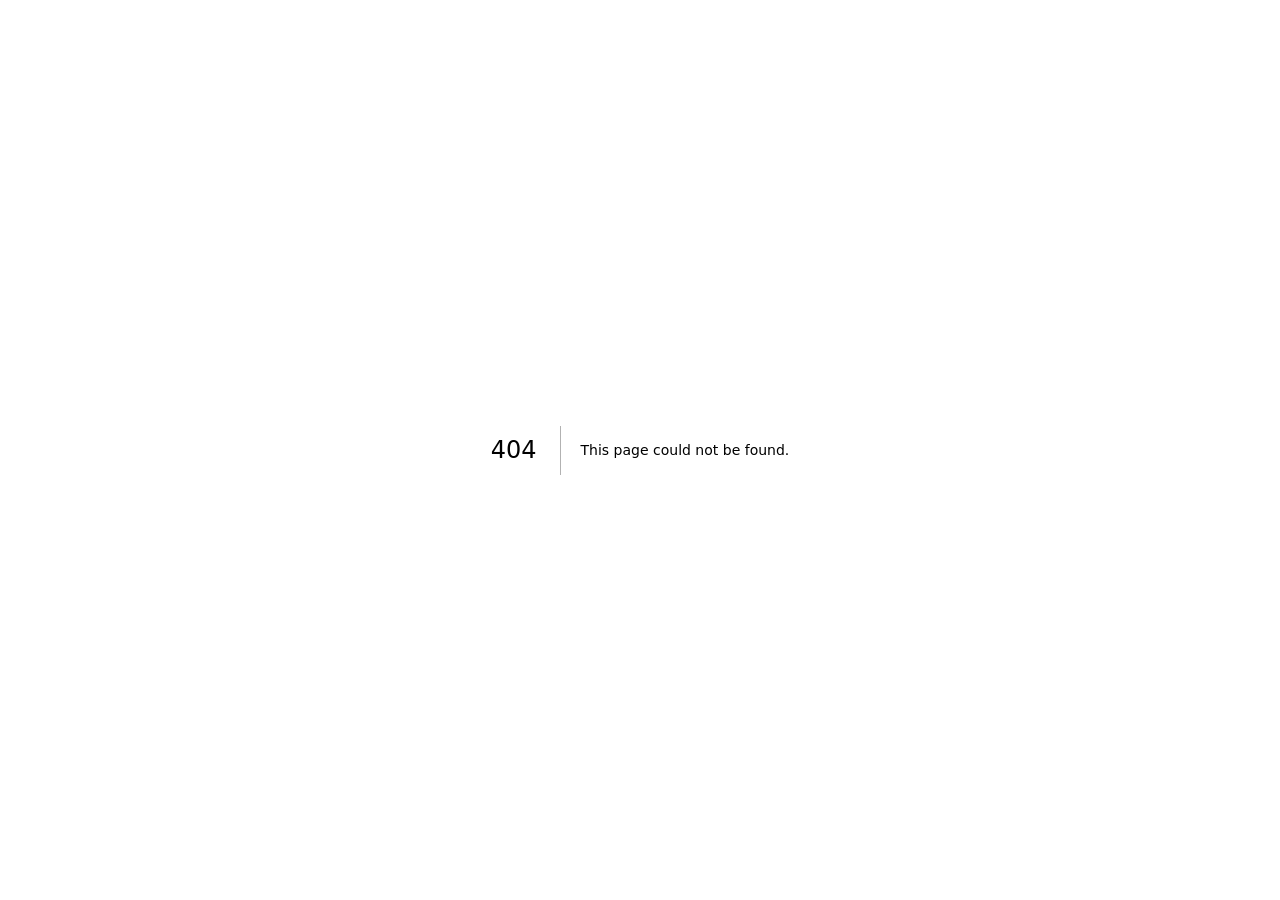
<file: 404/index.html>
<!DOCTYPE html><html lang="zh-CN"><head><meta charSet="utf-8"/><meta name="viewport" content="width=device-width, initial-scale=1"/><link rel="stylesheet" href="/_next/static/chunks/08s-dwn6l97nb.css" data-precedence="next"/><link rel="preload" as="script" fetchPriority="low" href="/_next/static/chunks/1gdoryk6w2r8v.js"/><script src="/_next/static/chunks/27jktro2p5rq9.js" async=""></script><script src="/_next/static/chunks/2nykiepra7i1k.js" async=""></script><script src="/_next/static/chunks/3qxbxblidzol9.js" async=""></script><script src="/_next/static/chunks/turbopack-0kdod1n4l1tgj.js" async=""></script><script src="/_next/static/chunks/2o-upabl6wvow.js" async=""></script><script src="/_next/static/chunks/14mrh2-p_w84d.js" async=""></script><meta name="robots" content="noindex"/><title>404: This page could not be found.</title><title>后悔药 - 人生选择分析工具</title><meta name="description" content="输入一件你后悔的事，AI 将从多个维度分析另一种选择可能带来的结果。不涉及预测，仅提供结构化思考框架。"/><meta name="author" content="后悔药"/><meta name="keywords" content="后悔药,人生选择,决策分析,心理自助,AI分析,后悔,选择"/><meta name="robots" content="index, follow"/><meta property="og:title" content="后悔药 - 人生选择分析工具"/><meta property="og:description" content="输入一件你后悔的事，看看另一种选择下的你，可能会走向哪里。"/><meta property="og:locale" content="zh_CN"/><meta property="og:type" content="website"/><meta name="twitter:card" content="summary_large_image"/><meta name="twitter:title" content="后悔药 - 人生选择分析工具"/><meta name="twitter:description" content="输入一件你后悔的事，看看另一种选择下的你，可能会走向哪里。"/><script src="/_next/static/chunks/0cz1d0mv5g_q7.js" noModule=""></script></head><body class="antialiased"><div hidden=""><!--$--><!--/$--></div><a href="#main-content" class="sr-only focus:not-sr-only focus:absolute focus:top-2 focus:left-2 focus:z-50 focus:px-4 focus:py-2 focus:bg-amber-600 focus:text-white focus:rounded-lg">跳转到主内容</a><div style="font-family:system-ui,&quot;Segoe UI&quot;,Roboto,Helvetica,Arial,sans-serif,&quot;Apple Color Emoji&quot;,&quot;Segoe UI Emoji&quot;;height:100vh;text-align:center;display:flex;flex-direction:column;align-items:center;justify-content:center"><div><style>body{color:#000;background:#fff;margin:0}.next-error-h1{border-right:1px solid rgba(0,0,0,.3)}@media (prefers-color-scheme:dark){body{color:#fff;background:#000}.next-error-h1{border-right:1px solid rgba(255,255,255,.3)}}</style><h1 class="next-error-h1" style="display:inline-block;margin:0 20px 0 0;padding:0 23px 0 0;font-size:24px;font-weight:500;vertical-align:top;line-height:49px">404</h1><div style="display:inline-block"><h2 style="font-size:14px;font-weight:400;line-height:49px;margin:0">This page could not be found.</h2></div></div></div><!--$--><!--/$--><script src="/_next/static/chunks/1gdoryk6w2r8v.js" id="_R_" async=""></script><script>(self.__next_f=self.__next_f||[]).push([0])</script><script>self.__next_f.push([1,"1:\"$Sreact.fragment\"\n2:I[12820,[\"/_next/static/chunks/2o-upabl6wvow.js\",\"/_next/static/chunks/14mrh2-p_w84d.js\"],\"default\"]\n3:I[39756,[\"/_next/static/chunks/2o-upabl6wvow.js\",\"/_next/static/chunks/14mrh2-p_w84d.js\"],\"default\"]\n4:I[37457,[\"/_next/static/chunks/2o-upabl6wvow.js\",\"/_next/static/chunks/14mrh2-p_w84d.js\"],\"default\"]\n5:I[97367,[\"/_next/static/chunks/2o-upabl6wvow.js\",\"/_next/static/chunks/14mrh2-p_w84d.js\"],\"OutletBoundary\"]\n6:\"$Sreact.suspense\"\n9:I[97367,[\"/_next/static/chunks/2o-upabl6wvow.js\",\"/_next/static/chunks/14mrh2-p_w84d.js\"],\"ViewportBoundary\"]\nb:I[97367,[\"/_next/static/chunks/2o-upabl6wvow.js\",\"/_next/static/chunks/14mrh2-p_w84d.js\"],\"MetadataBoundary\"]\nd:I[68027,[\"/_next/static/chunks/2o-upabl6wvow.js\",\"/_next/static/chunks/14mrh2-p_w84d.js\"],\"default\",1]\n:HL[\"/_next/static/chunks/08s-dwn6l97nb.css\",\"style\"]\n"])</script><script>self.__next_f.push([1,"0:{\"P\":null,\"c\":[\"\",\"_not-found\",\"\"],\"q\":\"\",\"i\":false,\"f\":[[[\"\",{\"children\":[\"/_not-found\",{\"children\":[\"__PAGE__\",{}]}]},\"$undefined\",\"$undefined\",16],[[\"$\",\"$1\",\"c\",{\"children\":[[[\"$\",\"link\",\"0\",{\"rel\":\"stylesheet\",\"href\":\"/_next/static/chunks/08s-dwn6l97nb.css\",\"precedence\":\"next\",\"crossOrigin\":\"$undefined\",\"nonce\":\"$undefined\"}],[\"$\",\"script\",\"script-0\",{\"src\":\"/_next/static/chunks/2o-upabl6wvow.js\",\"async\":true,\"nonce\":\"$undefined\"}],[\"$\",\"script\",\"script-1\",{\"src\":\"/_next/static/chunks/14mrh2-p_w84d.js\",\"async\":true,\"nonce\":\"$undefined\"}]],[\"$\",\"html\",null,{\"lang\":\"zh-CN\",\"children\":[\"$\",\"body\",null,{\"className\":\"antialiased\",\"children\":[[\"$\",\"a\",null,{\"href\":\"#main-content\",\"className\":\"sr-only focus:not-sr-only focus:absolute focus:top-2 focus:left-2 focus:z-50 focus:px-4 focus:py-2 focus:bg-amber-600 focus:text-white focus:rounded-lg\",\"children\":\"跳转到主内容\"}],[\"$\",\"$L2\",null,{\"children\":[\"$\",\"$L3\",null,{\"parallelRouterKey\":\"children\",\"error\":\"$undefined\",\"errorStyles\":\"$undefined\",\"errorScripts\":\"$undefined\",\"template\":[\"$\",\"$L4\",null,{}],\"templateStyles\":\"$undefined\",\"templateScripts\":\"$undefined\",\"notFound\":[[[\"$\",\"title\",null,{\"children\":\"404: This page could not be found.\"}],[\"$\",\"div\",null,{\"style\":{\"fontFamily\":\"system-ui,\\\"Segoe UI\\\",Roboto,Helvetica,Arial,sans-serif,\\\"Apple Color Emoji\\\",\\\"Segoe UI Emoji\\\"\",\"height\":\"100vh\",\"textAlign\":\"center\",\"display\":\"flex\",\"flexDirection\":\"column\",\"alignItems\":\"center\",\"justifyContent\":\"center\"},\"children\":[\"$\",\"div\",null,{\"children\":[[\"$\",\"style\",null,{\"dangerouslySetInnerHTML\":{\"__html\":\"body{color:#000;background:#fff;margin:0}.next-error-h1{border-right:1px solid rgba(0,0,0,.3)}@media (prefers-color-scheme:dark){body{color:#fff;background:#000}.next-error-h1{border-right:1px solid rgba(255,255,255,.3)}}\"}}],[\"$\",\"h1\",null,{\"className\":\"next-error-h1\",\"style\":{\"display\":\"inline-block\",\"margin\":\"0 20px 0 0\",\"padding\":\"0 23px 0 0\",\"fontSize\":24,\"fontWeight\":500,\"verticalAlign\":\"top\",\"lineHeight\":\"49px\"},\"children\":404}],[\"$\",\"div\",null,{\"style\":{\"display\":\"inline-block\"},\"children\":[\"$\",\"h2\",null,{\"style\":{\"fontSize\":14,\"fontWeight\":400,\"lineHeight\":\"49px\",\"margin\":0},\"children\":\"This page could not be found.\"}]}]]}]}]],[]],\"forbidden\":\"$undefined\",\"unauthorized\":\"$undefined\"}]}]]}]}]]}],{\"children\":[[\"$\",\"$1\",\"c\",{\"children\":[null,[\"$\",\"$L3\",null,{\"parallelRouterKey\":\"children\",\"error\":\"$undefined\",\"errorStyles\":\"$undefined\",\"errorScripts\":\"$undefined\",\"template\":[\"$\",\"$L4\",null,{}],\"templateStyles\":\"$undefined\",\"templateScripts\":\"$undefined\",\"notFound\":\"$undefined\",\"forbidden\":\"$undefined\",\"unauthorized\":\"$undefined\"}]]}],{\"children\":[[\"$\",\"$1\",\"c\",{\"children\":[[[\"$\",\"title\",null,{\"children\":\"404: This page could not be found.\"}],[\"$\",\"div\",null,{\"style\":\"$0:f:0:1:0:props:children:1:props:children:props:children:1:props:children:props:notFound:0:1:props:style\",\"children\":[\"$\",\"div\",null,{\"children\":[[\"$\",\"style\",null,{\"dangerouslySetInnerHTML\":{\"__html\":\"body{color:#000;background:#fff;margin:0}.next-error-h1{border-right:1px solid rgba(0,0,0,.3)}@media (prefers-color-scheme:dark){body{color:#fff;background:#000}.next-error-h1{border-right:1px solid rgba(255,255,255,.3)}}\"}}],[\"$\",\"h1\",null,{\"className\":\"next-error-h1\",\"style\":\"$0:f:0:1:0:props:children:1:props:children:props:children:1:props:children:props:notFound:0:1:props:children:props:children:1:props:style\",\"children\":404}],[\"$\",\"div\",null,{\"style\":\"$0:f:0:1:0:props:children:1:props:children:props:children:1:props:children:props:notFound:0:1:props:children:props:children:2:props:style\",\"children\":[\"$\",\"h2\",null,{\"style\":\"$0:f:0:1:0:props:children:1:props:children:props:children:1:props:children:props:notFound:0:1:props:children:props:children:2:props:children:props:style\",\"children\":\"This page could not be found.\"}]}]]}]}]],null,[\"$\",\"$L5\",null,{\"children\":[\"$\",\"$6\",null,{\"name\":\"Next.MetadataOutlet\",\"children\":\"$@7\"}]}]]}],{},null,false,null]},null,false,\"$@8\"]},null,false,null],[\"$\",\"$1\",\"h\",{\"children\":[[\"$\",\"meta\",null,{\"name\":\"robots\",\"content\":\"noindex\"}],[\"$\",\"$L9\",null,{\"children\":\"$La\"}],[\"$\",\"div\",null,{\"hidden\":true,\"children\":[\"$\",\"$Lb\",null,{\"children\":[\"$\",\"$6\",null,{\"name\":\"Next.Metadata\",\"children\":\"$Lc\"}]}]}],null]}],false]],\"m\":\"$undefined\",\"G\":[\"$d\",[[\"$\",\"link\",\"0\",{\"rel\":\"stylesheet\",\"href\":\"/_next/static/chunks/08s-dwn6l97nb.css\",\"precedence\":\"next\",\"crossOrigin\":\"$undefined\",\"nonce\":\"$undefined\"}]]],\"S\":true,\"h\":null,\"s\":\"$undefined\",\"l\":\"$undefined\",\"p\":\"$undefined\",\"d\":\"$undefined\",\"b\":\"-UUu13seNPwH9KONbtOZO\"}\n"])</script><script>self.__next_f.push([1,"e:[]\n8:\"$We\"\n"])</script><script>self.__next_f.push([1,"a:[[\"$\",\"meta\",\"0\",{\"charSet\":\"utf-8\"}],[\"$\",\"meta\",\"1\",{\"name\":\"viewport\",\"content\":\"width=device-width, initial-scale=1\"}]]\n"])</script><script>self.__next_f.push([1,"7:null\nc:[[\"$\",\"title\",\"0\",{\"children\":\"后悔药 - 人生选择分析工具\"}],[\"$\",\"meta\",\"1\",{\"name\":\"description\",\"content\":\"输入一件你后悔的事，AI 将从多个维度分析另一种选择可能带来的结果。不涉及预测，仅提供结构化思考框架。\"}],[\"$\",\"meta\",\"2\",{\"name\":\"author\",\"content\":\"后悔药\"}],[\"$\",\"meta\",\"3\",{\"name\":\"keywords\",\"content\":\"后悔药,人生选择,决策分析,心理自助,AI分析,后悔,选择\"}],[\"$\",\"meta\",\"4\",{\"name\":\"robots\",\"content\":\"index, follow\"}],[\"$\",\"meta\",\"5\",{\"property\":\"og:title\",\"content\":\"后悔药 - 人生选择分析工具\"}],[\"$\",\"meta\",\"6\",{\"property\":\"og:description\",\"content\":\"输入一件你后悔的事，看看另一种选择下的你，可能会走向哪里。\"}],[\"$\",\"meta\",\"7\",{\"property\":\"og:locale\",\"content\":\"zh_CN\"}],[\"$\",\"meta\",\"8\",{\"property\":\"og:type\",\"content\":\"website\"}],[\"$\",\"meta\",\"9\",{\"name\":\"twitter:card\",\"content\":\"summary_large_image\"}],[\"$\",\"meta\",\"10\",{\"name\":\"twitter:title\",\"content\":\"后悔药 - 人生选择分析工具\"}],[\"$\",\"meta\",\"11\",{\"name\":\"twitter:description\",\"content\":\"输入一件你后悔的事，看看另一种选择下的你，可能会走向哪里。\"}]]\n"])</script></body></html>
</file>
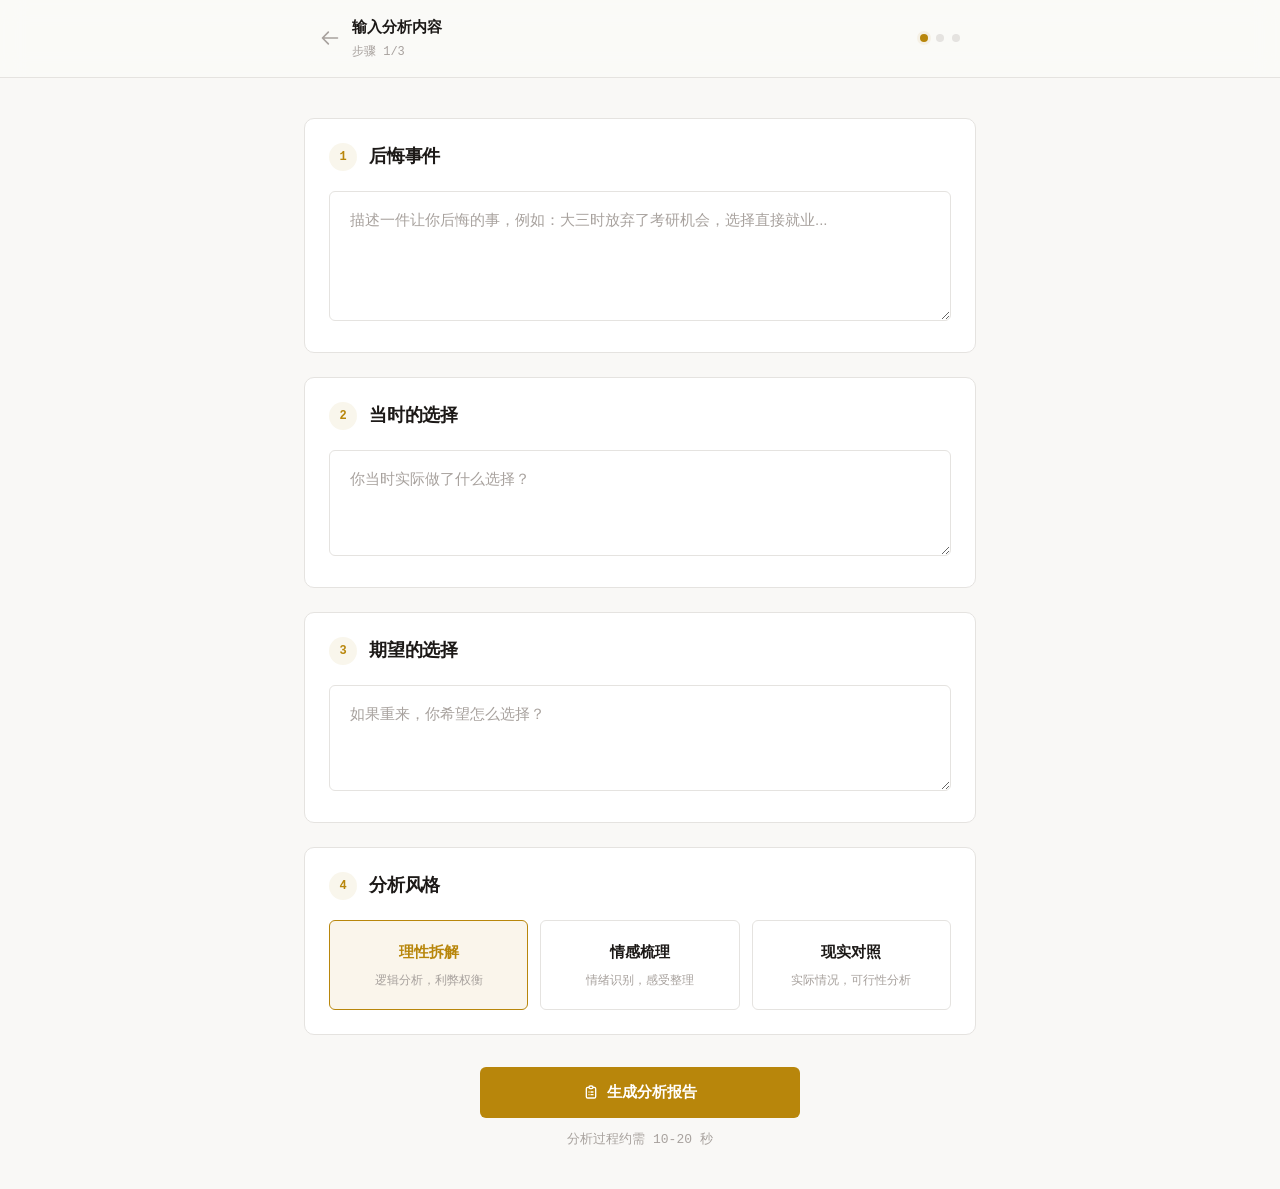
<file: choices/index.html>
<!DOCTYPE html><html lang="zh-CN"><head><meta charSet="utf-8"/><meta name="viewport" content="width=device-width, initial-scale=1"/><link rel="stylesheet" href="/_next/static/chunks/08s-dwn6l97nb.css" data-precedence="next"/><link rel="preload" as="script" fetchPriority="low" href="/_next/static/chunks/1gdoryk6w2r8v.js"/><script src="/_next/static/chunks/27jktro2p5rq9.js" async=""></script><script src="/_next/static/chunks/2nykiepra7i1k.js" async=""></script><script src="/_next/static/chunks/3qxbxblidzol9.js" async=""></script><script src="/_next/static/chunks/turbopack-0kdod1n4l1tgj.js" async=""></script><script src="/_next/static/chunks/2o-upabl6wvow.js" async=""></script><script src="/_next/static/chunks/14mrh2-p_w84d.js" async=""></script><script src="/_next/static/chunks/19fg-p-gdwa5x.js" async=""></script><title>后悔药 - 人生选择分析工具</title><meta name="description" content="输入一件你后悔的事，AI 将从多个维度分析另一种选择可能带来的结果。不涉及预测，仅提供结构化思考框架。"/><meta name="author" content="后悔药"/><meta name="keywords" content="后悔药,人生选择,决策分析,心理自助,AI分析,后悔,选择"/><meta name="robots" content="index, follow"/><meta property="og:title" content="后悔药 - 人生选择分析工具"/><meta property="og:description" content="输入一件你后悔的事，看看另一种选择下的你，可能会走向哪里。"/><meta property="og:locale" content="zh_CN"/><meta property="og:type" content="website"/><meta name="twitter:card" content="summary_large_image"/><meta name="twitter:title" content="后悔药 - 人生选择分析工具"/><meta name="twitter:description" content="输入一件你后悔的事，看看另一种选择下的你，可能会走向哪里。"/><script src="/_next/static/chunks/0cz1d0mv5g_q7.js" noModule=""></script></head><body class="antialiased"><div hidden=""><!--$--><!--/$--></div><a href="#main-content" class="sr-only focus:not-sr-only focus:absolute focus:top-2 focus:left-2 focus:z-50 focus:px-4 focus:py-2 focus:bg-amber-600 focus:text-white focus:rounded-lg">跳转到主内容</a><main id="main-content" class="dark-container min-h-screen flex flex-col items-center justify-center"><div class="flex flex-col items-center gap-4"><div class="loading-ring"></div><p style="font-size:0.875rem;color:var(--text-muted);font-family:var(--font-mono)">加载分析结果...</p></div></main><!--$--><!--/$--><script src="/_next/static/chunks/1gdoryk6w2r8v.js" id="_R_" async=""></script><script>(self.__next_f=self.__next_f||[]).push([0])</script><script>self.__next_f.push([1,"1:\"$Sreact.fragment\"\n2:I[12820,[\"/_next/static/chunks/2o-upabl6wvow.js\",\"/_next/static/chunks/14mrh2-p_w84d.js\"],\"default\"]\n3:I[39756,[\"/_next/static/chunks/2o-upabl6wvow.js\",\"/_next/static/chunks/14mrh2-p_w84d.js\"],\"default\"]\n4:I[37457,[\"/_next/static/chunks/2o-upabl6wvow.js\",\"/_next/static/chunks/14mrh2-p_w84d.js\"],\"default\"]\n5:I[47257,[\"/_next/static/chunks/2o-upabl6wvow.js\",\"/_next/static/chunks/14mrh2-p_w84d.js\"],\"ClientPageRoot\"]\n6:I[21495,[\"/_next/static/chunks/2o-upabl6wvow.js\",\"/_next/static/chunks/14mrh2-p_w84d.js\",\"/_next/static/chunks/19fg-p-gdwa5x.js\"],\"default\"]\n9:I[97367,[\"/_next/static/chunks/2o-upabl6wvow.js\",\"/_next/static/chunks/14mrh2-p_w84d.js\"],\"OutletBoundary\"]\na:\"$Sreact.suspense\"\nd:I[97367,[\"/_next/static/chunks/2o-upabl6wvow.js\",\"/_next/static/chunks/14mrh2-p_w84d.js\"],\"ViewportBoundary\"]\nf:I[97367,[\"/_next/static/chunks/2o-upabl6wvow.js\",\"/_next/static/chunks/14mrh2-p_w84d.js\"],\"MetadataBoundary\"]\n11:I[68027,[\"/_next/static/chunks/2o-upabl6wvow.js\",\"/_next/static/chunks/14mrh2-p_w84d.js\"],\"default\",1]\n:HL[\"/_next/static/chunks/08s-dwn6l97nb.css\",\"style\"]\n"])</script><script>self.__next_f.push([1,"0:{\"P\":null,\"c\":[\"\",\"choices\",\"\"],\"q\":\"\",\"i\":false,\"f\":[[[\"\",{\"children\":[\"choices\",{\"children\":[\"__PAGE__\",{}]}]},\"$undefined\",\"$undefined\",16],[[\"$\",\"$1\",\"c\",{\"children\":[[[\"$\",\"link\",\"0\",{\"rel\":\"stylesheet\",\"href\":\"/_next/static/chunks/08s-dwn6l97nb.css\",\"precedence\":\"next\",\"crossOrigin\":\"$undefined\",\"nonce\":\"$undefined\"}],[\"$\",\"script\",\"script-0\",{\"src\":\"/_next/static/chunks/2o-upabl6wvow.js\",\"async\":true,\"nonce\":\"$undefined\"}],[\"$\",\"script\",\"script-1\",{\"src\":\"/_next/static/chunks/14mrh2-p_w84d.js\",\"async\":true,\"nonce\":\"$undefined\"}]],[\"$\",\"html\",null,{\"lang\":\"zh-CN\",\"children\":[\"$\",\"body\",null,{\"className\":\"antialiased\",\"children\":[[\"$\",\"a\",null,{\"href\":\"#main-content\",\"className\":\"sr-only focus:not-sr-only focus:absolute focus:top-2 focus:left-2 focus:z-50 focus:px-4 focus:py-2 focus:bg-amber-600 focus:text-white focus:rounded-lg\",\"children\":\"跳转到主内容\"}],[\"$\",\"$L2\",null,{\"children\":[\"$\",\"$L3\",null,{\"parallelRouterKey\":\"children\",\"error\":\"$undefined\",\"errorStyles\":\"$undefined\",\"errorScripts\":\"$undefined\",\"template\":[\"$\",\"$L4\",null,{}],\"templateStyles\":\"$undefined\",\"templateScripts\":\"$undefined\",\"notFound\":[[[\"$\",\"title\",null,{\"children\":\"404: This page could not be found.\"}],[\"$\",\"div\",null,{\"style\":{\"fontFamily\":\"system-ui,\\\"Segoe UI\\\",Roboto,Helvetica,Arial,sans-serif,\\\"Apple Color Emoji\\\",\\\"Segoe UI Emoji\\\"\",\"height\":\"100vh\",\"textAlign\":\"center\",\"display\":\"flex\",\"flexDirection\":\"column\",\"alignItems\":\"center\",\"justifyContent\":\"center\"},\"children\":[\"$\",\"div\",null,{\"children\":[[\"$\",\"style\",null,{\"dangerouslySetInnerHTML\":{\"__html\":\"body{color:#000;background:#fff;margin:0}.next-error-h1{border-right:1px solid rgba(0,0,0,.3)}@media (prefers-color-scheme:dark){body{color:#fff;background:#000}.next-error-h1{border-right:1px solid rgba(255,255,255,.3)}}\"}}],[\"$\",\"h1\",null,{\"className\":\"next-error-h1\",\"style\":{\"display\":\"inline-block\",\"margin\":\"0 20px 0 0\",\"padding\":\"0 23px 0 0\",\"fontSize\":24,\"fontWeight\":500,\"verticalAlign\":\"top\",\"lineHeight\":\"49px\"},\"children\":404}],[\"$\",\"div\",null,{\"style\":{\"display\":\"inline-block\"},\"children\":[\"$\",\"h2\",null,{\"style\":{\"fontSize\":14,\"fontWeight\":400,\"lineHeight\":\"49px\",\"margin\":0},\"children\":\"This page could not be found.\"}]}]]}]}]],[]],\"forbidden\":\"$undefined\",\"unauthorized\":\"$undefined\"}]}]]}]}]]}],{\"children\":[[\"$\",\"$1\",\"c\",{\"children\":[null,[\"$\",\"$L3\",null,{\"parallelRouterKey\":\"children\",\"error\":\"$undefined\",\"errorStyles\":\"$undefined\",\"errorScripts\":\"$undefined\",\"template\":[\"$\",\"$L4\",null,{}],\"templateStyles\":\"$undefined\",\"templateScripts\":\"$undefined\",\"notFound\":\"$undefined\",\"forbidden\":\"$undefined\",\"unauthorized\":\"$undefined\"}]]}],{\"children\":[[\"$\",\"$1\",\"c\",{\"children\":[[\"$\",\"$L5\",null,{\"Component\":\"$6\",\"serverProvidedParams\":{\"searchParams\":{},\"params\":{},\"promises\":[\"$@7\",\"$@8\"]}}],[[\"$\",\"script\",\"script-0\",{\"src\":\"/_next/static/chunks/19fg-p-gdwa5x.js\",\"async\":true,\"nonce\":\"$undefined\"}]],[\"$\",\"$L9\",null,{\"children\":[\"$\",\"$a\",null,{\"name\":\"Next.MetadataOutlet\",\"children\":\"$@b\"}]}]]}],{},null,false,null]},null,false,\"$@c\"]},null,false,null],[\"$\",\"$1\",\"h\",{\"children\":[null,[\"$\",\"$Ld\",null,{\"children\":\"$Le\"}],[\"$\",\"div\",null,{\"hidden\":true,\"children\":[\"$\",\"$Lf\",null,{\"children\":[\"$\",\"$a\",null,{\"name\":\"Next.Metadata\",\"children\":\"$L10\"}]}]}],null]}],false]],\"m\":\"$undefined\",\"G\":[\"$11\",[[\"$\",\"link\",\"0\",{\"rel\":\"stylesheet\",\"href\":\"/_next/static/chunks/08s-dwn6l97nb.css\",\"precedence\":\"next\",\"crossOrigin\":\"$undefined\",\"nonce\":\"$undefined\"}]]],\"S\":true,\"h\":null,\"s\":\"$undefined\",\"l\":\"$undefined\",\"p\":\"$undefined\",\"d\":\"$undefined\",\"b\":\"-UUu13seNPwH9KONbtOZO\"}\n"])</script><script>self.__next_f.push([1,"12:[]\nc:\"$W12\"\n7:{}\n8:\"$0:f:0:1:1:children:1:children:0:props:children:0:props:serverProvidedParams:params\"\n"])</script><script>self.__next_f.push([1,"e:[[\"$\",\"meta\",\"0\",{\"charSet\":\"utf-8\"}],[\"$\",\"meta\",\"1\",{\"name\":\"viewport\",\"content\":\"width=device-width, initial-scale=1\"}]]\n"])</script><script>self.__next_f.push([1,"b:null\n10:[[\"$\",\"title\",\"0\",{\"children\":\"后悔药 - 人生选择分析工具\"}],[\"$\",\"meta\",\"1\",{\"name\":\"description\",\"content\":\"输入一件你后悔的事，AI 将从多个维度分析另一种选择可能带来的结果。不涉及预测，仅提供结构化思考框架。\"}],[\"$\",\"meta\",\"2\",{\"name\":\"author\",\"content\":\"后悔药\"}],[\"$\",\"meta\",\"3\",{\"name\":\"keywords\",\"content\":\"后悔药,人生选择,决策分析,心理自助,AI分析,后悔,选择\"}],[\"$\",\"meta\",\"4\",{\"name\":\"robots\",\"content\":\"index, follow\"}],[\"$\",\"meta\",\"5\",{\"property\":\"og:title\",\"content\":\"后悔药 - 人生选择分析工具\"}],[\"$\",\"meta\",\"6\",{\"property\":\"og:description\",\"content\":\"输入一件你后悔的事，看看另一种选择下的你，可能会走向哪里。\"}],[\"$\",\"meta\",\"7\",{\"property\":\"og:locale\",\"content\":\"zh_CN\"}],[\"$\",\"meta\",\"8\",{\"property\":\"og:type\",\"content\":\"website\"}],[\"$\",\"meta\",\"9\",{\"name\":\"twitter:card\",\"content\":\"summary_large_image\"}],[\"$\",\"meta\",\"10\",{\"name\":\"twitter:title\",\"content\":\"后悔药 - 人生选择分析工具\"}],[\"$\",\"meta\",\"11\",{\"name\":\"twitter:description\",\"content\":\"输入一件你后悔的事，看看另一种选择下的你，可能会走向哪里。\"}]]\n"])</script></body></html>
</file>
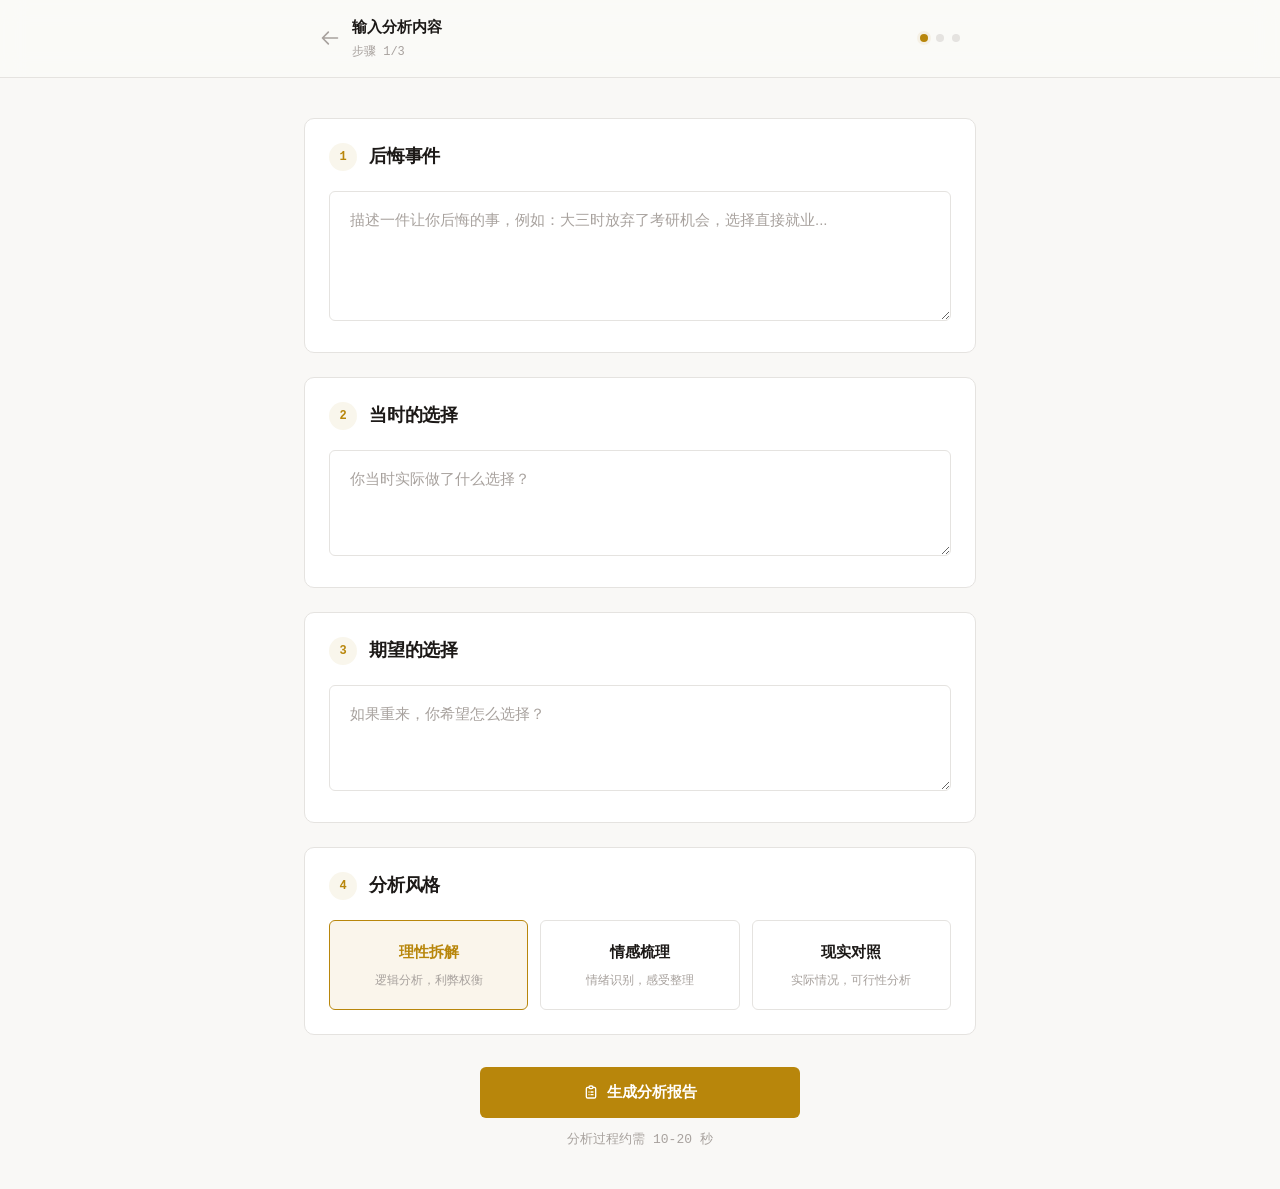
<file: regret/index.html>
<!DOCTYPE html><html lang="zh-CN"><head><meta charSet="utf-8"/><meta name="viewport" content="width=device-width, initial-scale=1"/><link rel="stylesheet" href="/_next/static/chunks/08s-dwn6l97nb.css" data-precedence="next"/><link rel="preload" as="script" fetchPriority="low" href="/_next/static/chunks/1gdoryk6w2r8v.js"/><script src="/_next/static/chunks/27jktro2p5rq9.js" async=""></script><script src="/_next/static/chunks/2nykiepra7i1k.js" async=""></script><script src="/_next/static/chunks/3qxbxblidzol9.js" async=""></script><script src="/_next/static/chunks/turbopack-0kdod1n4l1tgj.js" async=""></script><script src="/_next/static/chunks/2o-upabl6wvow.js" async=""></script><script src="/_next/static/chunks/14mrh2-p_w84d.js" async=""></script><script src="/_next/static/chunks/0fx_le838-rza.js" async=""></script><title>后悔药 - 人生选择分析工具</title><meta name="description" content="输入一件你后悔的事，AI 将从多个维度分析另一种选择可能带来的结果。不涉及预测，仅提供结构化思考框架。"/><meta name="author" content="后悔药"/><meta name="keywords" content="后悔药,人生选择,决策分析,心理自助,AI分析,后悔,选择"/><meta name="robots" content="index, follow"/><meta property="og:title" content="后悔药 - 人生选择分析工具"/><meta property="og:description" content="输入一件你后悔的事，看看另一种选择下的你，可能会走向哪里。"/><meta property="og:locale" content="zh_CN"/><meta property="og:type" content="website"/><meta name="twitter:card" content="summary_large_image"/><meta name="twitter:title" content="后悔药 - 人生选择分析工具"/><meta name="twitter:description" content="输入一件你后悔的事，看看另一种选择下的你，可能会走向哪里。"/><script src="/_next/static/chunks/0cz1d0mv5g_q7.js" noModule=""></script></head><body class="antialiased"><div hidden=""><!--$--><!--/$--></div><a href="#main-content" class="sr-only focus:not-sr-only focus:absolute focus:top-2 focus:left-2 focus:z-50 focus:px-4 focus:py-2 focus:bg-amber-600 focus:text-white focus:rounded-lg">跳转到主内容</a><main id="main-content" class="dark-container min-h-screen flex flex-col"><div class="w-full dark-nav"><div class="max-w-2xl mx-auto px-4 py-4 flex items-center justify-between"><div class="flex items-center gap-3"><button style="color:var(--text-muted)" class="hover:text-white transition-colors"><svg class="w-5 h-5" fill="none" stroke="currentColor" viewBox="0 0 24 24"><path stroke-linecap="round" stroke-linejoin="round" stroke-width="2" d="M10 19l-7-7m0 0l7-7m-7 7h18"></path></svg></button><div><h1 style="font-family:var(--font-display);font-size:0.9375rem;font-weight:600;color:var(--text-primary)">输入分析内容</h1><p style="font-size:0.75rem;color:var(--text-muted);font-family:var(--font-mono);margin-top:0.25rem">步骤 1/3</p></div></div><div class="step-indicator"><div class="step-dot active"></div><div class="step-dot"></div><div class="step-dot"></div></div></div></div><div class="flex-1 px-4 py-10"><div class="max-w-2xl mx-auto"><form class="space-y-6"><div class="dark-surface p-6"><div class="flex items-center gap-3 mb-5"><span class="w-7 h-7 rounded-full flex items-center justify-center text-xs font-bold" style="background:var(--accent-muted);color:var(--accent);font-family:var(--font-mono)">1</span><label class="dark-section-title">后悔事件</label></div><textarea required="" class="dark-input" rows="4" placeholder="描述一件让你后悔的事，例如：大三时放弃了考研机会，选择直接就业..."></textarea></div><div class="dark-surface p-6"><div class="flex items-center gap-3 mb-5"><span class="w-7 h-7 rounded-full flex items-center justify-center text-xs font-bold" style="background:var(--accent-muted);color:var(--accent);font-family:var(--font-mono)">2</span><label class="dark-section-title">当时的选择</label></div><textarea required="" class="dark-input" rows="3" placeholder="你当时实际做了什么选择？"></textarea></div><div class="dark-surface p-6"><div class="flex items-center gap-3 mb-5"><span class="w-7 h-7 rounded-full flex items-center justify-center text-xs font-bold" style="background:var(--accent-muted);color:var(--accent);font-family:var(--font-mono)">3</span><label class="dark-section-title">期望的选择</label></div><textarea required="" class="dark-input" rows="3" placeholder="如果重来，你希望怎么选择？"></textarea></div><div class="dark-surface p-6"><div class="flex items-center gap-3 mb-5"><span class="w-7 h-7 rounded-full flex items-center justify-center text-xs font-bold" style="background:var(--accent-muted);color:var(--accent);font-family:var(--font-mono)">4</span><label class="dark-section-title">分析风格</label></div><div class="choice-grid"><button type="button" class="dark-option-card selected" aria-pressed="true" role="radio" aria-checked="true"><div class="flex flex-col items-center gap-2"><p style="font-family:var(--font-display);font-size:0.9375rem;font-weight:600;color:var(--accent)">理性拆解</p><p style="font-size:0.75rem;color:var(--text-muted)">逻辑分析，利弊权衡</p></div></button><button type="button" class="dark-option-card " aria-pressed="false" role="radio" aria-checked="false"><div class="flex flex-col items-center gap-2"><p style="font-family:var(--font-display);font-size:0.9375rem;font-weight:600;color:var(--text-primary)">情感梳理</p><p style="font-size:0.75rem;color:var(--text-muted)">情绪识别，感受整理</p></div></button><button type="button" class="dark-option-card " aria-pressed="false" role="radio" aria-checked="false"><div class="flex flex-col items-center gap-2"><p style="font-family:var(--font-display);font-size:0.9375rem;font-weight:600;color:var(--text-primary)">现实对照</p><p style="font-size:0.75rem;color:var(--text-muted)">实际情况，可行性分析</p></div></button></div></div><div class="flex flex-col items-center gap-3 pt-2"><button type="submit" class="dark-btn-primary w-full max-w-xs"><span class="flex items-center gap-2"><svg class="w-4 h-4" fill="none" stroke="currentColor" viewBox="0 0 24 24"><path stroke-linecap="round" stroke-linejoin="round" stroke-width="2" d="M9 5H7a2 2 0 00-2 2v12a2 2 0 002 2h10a2 2 0 002-2V7a2 2 0 00-2-2h-2M9 5a2 2 0 002 2h2a2 2 0 002-2M9 5a2 2 0 012-2h2a2 2 0 012 2m-3 7h3m-3 4h3m-6-4h.01M9 16h.01"></path></svg>生成分析报告</span></button><p style="font-size:0.8125rem;color:var(--text-muted);font-family:var(--font-mono)">分析过程约需 10-20 秒</p></div></form></div></div></main><!--$--><!--/$--><script src="/_next/static/chunks/1gdoryk6w2r8v.js" id="_R_" async=""></script><script>(self.__next_f=self.__next_f||[]).push([0])</script><script>self.__next_f.push([1,"1:\"$Sreact.fragment\"\n2:I[12820,[\"/_next/static/chunks/2o-upabl6wvow.js\",\"/_next/static/chunks/14mrh2-p_w84d.js\"],\"default\"]\n3:I[39756,[\"/_next/static/chunks/2o-upabl6wvow.js\",\"/_next/static/chunks/14mrh2-p_w84d.js\"],\"default\"]\n4:I[37457,[\"/_next/static/chunks/2o-upabl6wvow.js\",\"/_next/static/chunks/14mrh2-p_w84d.js\"],\"default\"]\n5:I[47257,[\"/_next/static/chunks/2o-upabl6wvow.js\",\"/_next/static/chunks/14mrh2-p_w84d.js\"],\"ClientPageRoot\"]\n6:I[77391,[\"/_next/static/chunks/2o-upabl6wvow.js\",\"/_next/static/chunks/14mrh2-p_w84d.js\",\"/_next/static/chunks/0fx_le838-rza.js\"],\"default\"]\n9:I[97367,[\"/_next/static/chunks/2o-upabl6wvow.js\",\"/_next/static/chunks/14mrh2-p_w84d.js\"],\"OutletBoundary\"]\na:\"$Sreact.suspense\"\nd:I[97367,[\"/_next/static/chunks/2o-upabl6wvow.js\",\"/_next/static/chunks/14mrh2-p_w84d.js\"],\"ViewportBoundary\"]\nf:I[97367,[\"/_next/static/chunks/2o-upabl6wvow.js\",\"/_next/static/chunks/14mrh2-p_w84d.js\"],\"MetadataBoundary\"]\n11:I[68027,[\"/_next/static/chunks/2o-upabl6wvow.js\",\"/_next/static/chunks/14mrh2-p_w84d.js\"],\"default\",1]\n:HL[\"/_next/static/chunks/08s-dwn6l97nb.css\",\"style\"]\n"])</script><script>self.__next_f.push([1,"0:{\"P\":null,\"c\":[\"\",\"regret\",\"\"],\"q\":\"\",\"i\":false,\"f\":[[[\"\",{\"children\":[\"regret\",{\"children\":[\"__PAGE__\",{}]}]},\"$undefined\",\"$undefined\",16],[[\"$\",\"$1\",\"c\",{\"children\":[[[\"$\",\"link\",\"0\",{\"rel\":\"stylesheet\",\"href\":\"/_next/static/chunks/08s-dwn6l97nb.css\",\"precedence\":\"next\",\"crossOrigin\":\"$undefined\",\"nonce\":\"$undefined\"}],[\"$\",\"script\",\"script-0\",{\"src\":\"/_next/static/chunks/2o-upabl6wvow.js\",\"async\":true,\"nonce\":\"$undefined\"}],[\"$\",\"script\",\"script-1\",{\"src\":\"/_next/static/chunks/14mrh2-p_w84d.js\",\"async\":true,\"nonce\":\"$undefined\"}]],[\"$\",\"html\",null,{\"lang\":\"zh-CN\",\"children\":[\"$\",\"body\",null,{\"className\":\"antialiased\",\"children\":[[\"$\",\"a\",null,{\"href\":\"#main-content\",\"className\":\"sr-only focus:not-sr-only focus:absolute focus:top-2 focus:left-2 focus:z-50 focus:px-4 focus:py-2 focus:bg-amber-600 focus:text-white focus:rounded-lg\",\"children\":\"跳转到主内容\"}],[\"$\",\"$L2\",null,{\"children\":[\"$\",\"$L3\",null,{\"parallelRouterKey\":\"children\",\"error\":\"$undefined\",\"errorStyles\":\"$undefined\",\"errorScripts\":\"$undefined\",\"template\":[\"$\",\"$L4\",null,{}],\"templateStyles\":\"$undefined\",\"templateScripts\":\"$undefined\",\"notFound\":[[[\"$\",\"title\",null,{\"children\":\"404: This page could not be found.\"}],[\"$\",\"div\",null,{\"style\":{\"fontFamily\":\"system-ui,\\\"Segoe UI\\\",Roboto,Helvetica,Arial,sans-serif,\\\"Apple Color Emoji\\\",\\\"Segoe UI Emoji\\\"\",\"height\":\"100vh\",\"textAlign\":\"center\",\"display\":\"flex\",\"flexDirection\":\"column\",\"alignItems\":\"center\",\"justifyContent\":\"center\"},\"children\":[\"$\",\"div\",null,{\"children\":[[\"$\",\"style\",null,{\"dangerouslySetInnerHTML\":{\"__html\":\"body{color:#000;background:#fff;margin:0}.next-error-h1{border-right:1px solid rgba(0,0,0,.3)}@media (prefers-color-scheme:dark){body{color:#fff;background:#000}.next-error-h1{border-right:1px solid rgba(255,255,255,.3)}}\"}}],[\"$\",\"h1\",null,{\"className\":\"next-error-h1\",\"style\":{\"display\":\"inline-block\",\"margin\":\"0 20px 0 0\",\"padding\":\"0 23px 0 0\",\"fontSize\":24,\"fontWeight\":500,\"verticalAlign\":\"top\",\"lineHeight\":\"49px\"},\"children\":404}],[\"$\",\"div\",null,{\"style\":{\"display\":\"inline-block\"},\"children\":[\"$\",\"h2\",null,{\"style\":{\"fontSize\":14,\"fontWeight\":400,\"lineHeight\":\"49px\",\"margin\":0},\"children\":\"This page could not be found.\"}]}]]}]}]],[]],\"forbidden\":\"$undefined\",\"unauthorized\":\"$undefined\"}]}]]}]}]]}],{\"children\":[[\"$\",\"$1\",\"c\",{\"children\":[null,[\"$\",\"$L3\",null,{\"parallelRouterKey\":\"children\",\"error\":\"$undefined\",\"errorStyles\":\"$undefined\",\"errorScripts\":\"$undefined\",\"template\":[\"$\",\"$L4\",null,{}],\"templateStyles\":\"$undefined\",\"templateScripts\":\"$undefined\",\"notFound\":\"$undefined\",\"forbidden\":\"$undefined\",\"unauthorized\":\"$undefined\"}]]}],{\"children\":[[\"$\",\"$1\",\"c\",{\"children\":[[\"$\",\"$L5\",null,{\"Component\":\"$6\",\"serverProvidedParams\":{\"searchParams\":{},\"params\":{},\"promises\":[\"$@7\",\"$@8\"]}}],[[\"$\",\"script\",\"script-0\",{\"src\":\"/_next/static/chunks/0fx_le838-rza.js\",\"async\":true,\"nonce\":\"$undefined\"}]],[\"$\",\"$L9\",null,{\"children\":[\"$\",\"$a\",null,{\"name\":\"Next.MetadataOutlet\",\"children\":\"$@b\"}]}]]}],{},null,false,null]},null,false,\"$@c\"]},null,false,null],[\"$\",\"$1\",\"h\",{\"children\":[null,[\"$\",\"$Ld\",null,{\"children\":\"$Le\"}],[\"$\",\"div\",null,{\"hidden\":true,\"children\":[\"$\",\"$Lf\",null,{\"children\":[\"$\",\"$a\",null,{\"name\":\"Next.Metadata\",\"children\":\"$L10\"}]}]}],null]}],false]],\"m\":\"$undefined\",\"G\":[\"$11\",[[\"$\",\"link\",\"0\",{\"rel\":\"stylesheet\",\"href\":\"/_next/static/chunks/08s-dwn6l97nb.css\",\"precedence\":\"next\",\"crossOrigin\":\"$undefined\",\"nonce\":\"$undefined\"}]]],\"S\":true,\"h\":null,\"s\":\"$undefined\",\"l\":\"$undefined\",\"p\":\"$undefined\",\"d\":\"$undefined\",\"b\":\"-UUu13seNPwH9KONbtOZO\"}\n"])</script><script>self.__next_f.push([1,"12:[]\nc:\"$W12\"\n7:{}\n8:\"$0:f:0:1:1:children:1:children:0:props:children:0:props:serverProvidedParams:params\"\n"])</script><script>self.__next_f.push([1,"e:[[\"$\",\"meta\",\"0\",{\"charSet\":\"utf-8\"}],[\"$\",\"meta\",\"1\",{\"name\":\"viewport\",\"content\":\"width=device-width, initial-scale=1\"}]]\n"])</script><script>self.__next_f.push([1,"b:null\n10:[[\"$\",\"title\",\"0\",{\"children\":\"后悔药 - 人生选择分析工具\"}],[\"$\",\"meta\",\"1\",{\"name\":\"description\",\"content\":\"输入一件你后悔的事，AI 将从多个维度分析另一种选择可能带来的结果。不涉及预测，仅提供结构化思考框架。\"}],[\"$\",\"meta\",\"2\",{\"name\":\"author\",\"content\":\"后悔药\"}],[\"$\",\"meta\",\"3\",{\"name\":\"keywords\",\"content\":\"后悔药,人生选择,决策分析,心理自助,AI分析,后悔,选择\"}],[\"$\",\"meta\",\"4\",{\"name\":\"robots\",\"content\":\"index, follow\"}],[\"$\",\"meta\",\"5\",{\"property\":\"og:title\",\"content\":\"后悔药 - 人生选择分析工具\"}],[\"$\",\"meta\",\"6\",{\"property\":\"og:description\",\"content\":\"输入一件你后悔的事，看看另一种选择下的你，可能会走向哪里。\"}],[\"$\",\"meta\",\"7\",{\"property\":\"og:locale\",\"content\":\"zh_CN\"}],[\"$\",\"meta\",\"8\",{\"property\":\"og:type\",\"content\":\"website\"}],[\"$\",\"meta\",\"9\",{\"name\":\"twitter:card\",\"content\":\"summary_large_image\"}],[\"$\",\"meta\",\"10\",{\"name\":\"twitter:title\",\"content\":\"后悔药 - 人生选择分析工具\"}],[\"$\",\"meta\",\"11\",{\"name\":\"twitter:description\",\"content\":\"输入一件你后悔的事，看看另一种选择下的你，可能会走向哪里。\"}]]\n"])</script></body></html>
</file>
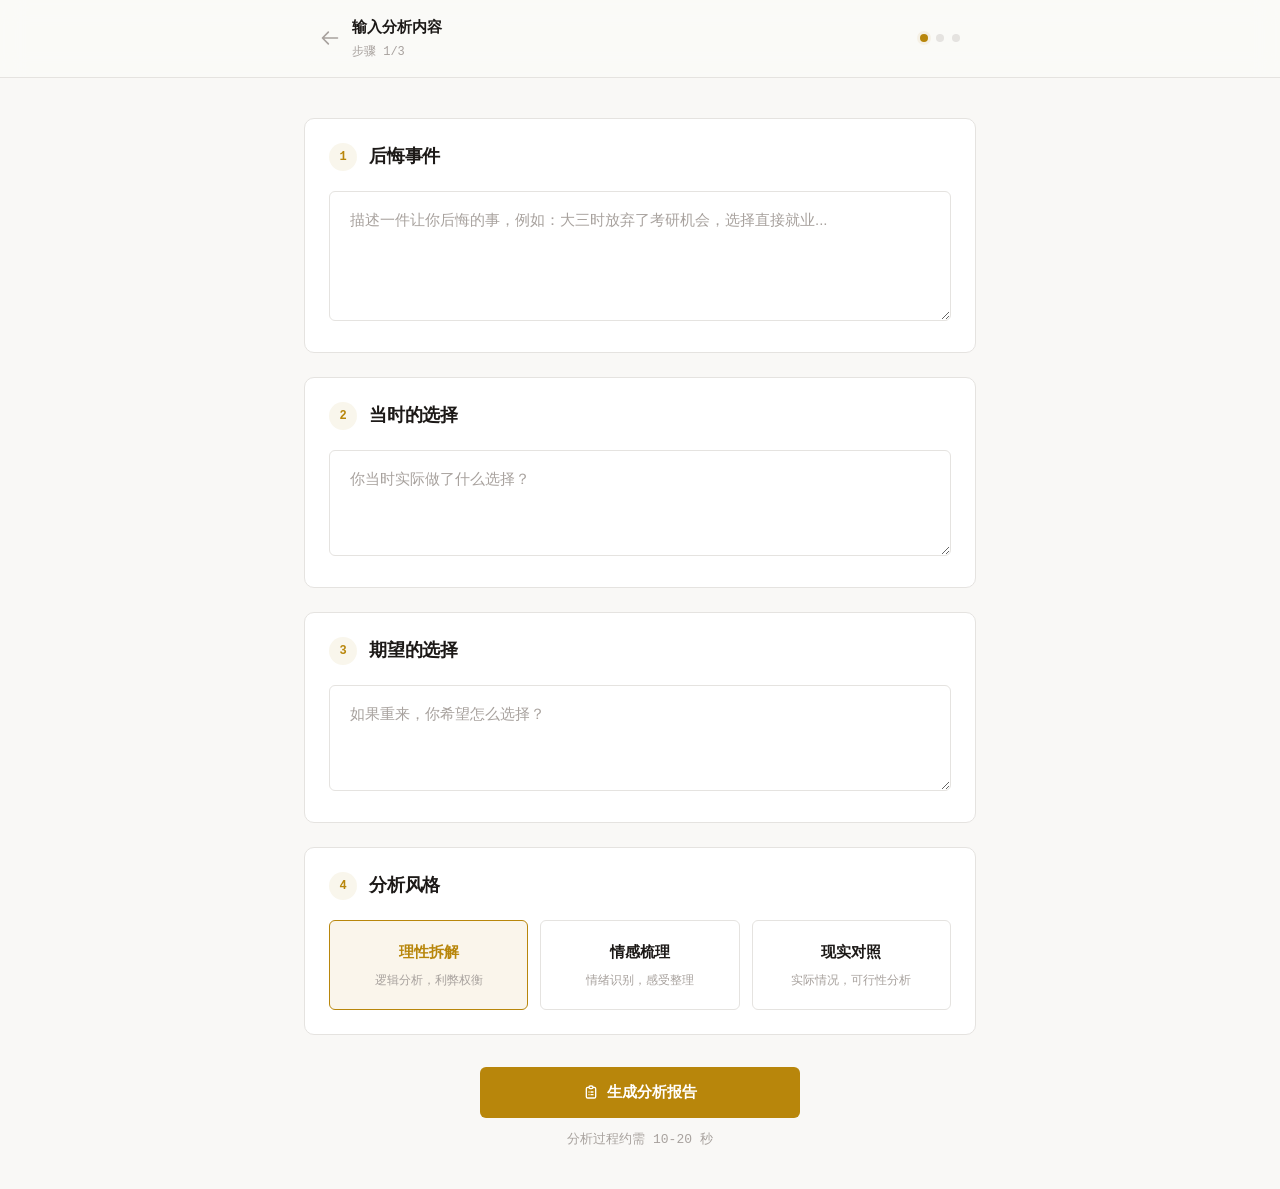
<file: result/index.html>
<!DOCTYPE html><html lang="zh-CN"><head><meta charSet="utf-8"/><meta name="viewport" content="width=device-width, initial-scale=1"/><link rel="stylesheet" href="/_next/static/chunks/08s-dwn6l97nb.css" data-precedence="next"/><link rel="preload" as="script" fetchPriority="low" href="/_next/static/chunks/1gdoryk6w2r8v.js"/><script src="/_next/static/chunks/27jktro2p5rq9.js" async=""></script><script src="/_next/static/chunks/2nykiepra7i1k.js" async=""></script><script src="/_next/static/chunks/3qxbxblidzol9.js" async=""></script><script src="/_next/static/chunks/turbopack-0kdod1n4l1tgj.js" async=""></script><script src="/_next/static/chunks/2o-upabl6wvow.js" async=""></script><script src="/_next/static/chunks/14mrh2-p_w84d.js" async=""></script><script src="/_next/static/chunks/28rvhiqd4ibtv.js" async=""></script><script src="/_next/static/chunks/3liavpskxixgm.js" async=""></script><title>后悔药 - 人生选择分析工具</title><meta name="description" content="输入一件你后悔的事，AI 将从多个维度分析另一种选择可能带来的结果。不涉及预测，仅提供结构化思考框架。"/><meta name="author" content="后悔药"/><meta name="keywords" content="后悔药,人生选择,决策分析,心理自助,AI分析,后悔,选择"/><meta name="robots" content="index, follow"/><meta property="og:title" content="后悔药 - 人生选择分析工具"/><meta property="og:description" content="输入一件你后悔的事，看看另一种选择下的你，可能会走向哪里。"/><meta property="og:locale" content="zh_CN"/><meta property="og:type" content="website"/><meta name="twitter:card" content="summary_large_image"/><meta name="twitter:title" content="后悔药 - 人生选择分析工具"/><meta name="twitter:description" content="输入一件你后悔的事，看看另一种选择下的你，可能会走向哪里。"/><script src="/_next/static/chunks/0cz1d0mv5g_q7.js" noModule=""></script></head><body class="antialiased"><div hidden=""><!--$--><!--/$--></div><a href="#main-content" class="sr-only focus:not-sr-only focus:absolute focus:top-2 focus:left-2 focus:z-50 focus:px-4 focus:py-2 focus:bg-amber-600 focus:text-white focus:rounded-lg">跳转到主内容</a><main class="dark-container min-h-screen flex flex-col items-center justify-center" aria-busy="true" aria-live="polite"><div class="flex flex-col items-center gap-4"><div class="loading-ring" aria-hidden="true"></div><p style="font-size:0.875rem;color:var(--text-muted);font-family:var(--font-mono)">生成分析报告...</p><p style="font-size:0.75rem;color:var(--text-muted);font-family:var(--font-mono)">正在模拟路径演进与心理分析</p></div></main><!--$--><!--/$--><script src="/_next/static/chunks/1gdoryk6w2r8v.js" id="_R_" async=""></script><script>(self.__next_f=self.__next_f||[]).push([0])</script><script>self.__next_f.push([1,"1:\"$Sreact.fragment\"\n2:I[12820,[\"/_next/static/chunks/2o-upabl6wvow.js\",\"/_next/static/chunks/14mrh2-p_w84d.js\"],\"default\"]\n3:I[39756,[\"/_next/static/chunks/2o-upabl6wvow.js\",\"/_next/static/chunks/14mrh2-p_w84d.js\"],\"default\"]\n4:I[37457,[\"/_next/static/chunks/2o-upabl6wvow.js\",\"/_next/static/chunks/14mrh2-p_w84d.js\"],\"default\"]\n5:I[47257,[\"/_next/static/chunks/2o-upabl6wvow.js\",\"/_next/static/chunks/14mrh2-p_w84d.js\"],\"ClientPageRoot\"]\n6:I[75332,[\"/_next/static/chunks/2o-upabl6wvow.js\",\"/_next/static/chunks/14mrh2-p_w84d.js\",\"/_next/static/chunks/28rvhiqd4ibtv.js\",\"/_next/static/chunks/3liavpskxixgm.js\"],\"default\"]\n9:I[97367,[\"/_next/static/chunks/2o-upabl6wvow.js\",\"/_next/static/chunks/14mrh2-p_w84d.js\"],\"OutletBoundary\"]\na:\"$Sreact.suspense\"\nd:I[97367,[\"/_next/static/chunks/2o-upabl6wvow.js\",\"/_next/static/chunks/14mrh2-p_w84d.js\"],\"ViewportBoundary\"]\nf:I[97367,[\"/_next/static/chunks/2o-upabl6wvow.js\",\"/_next/static/chunks/14mrh2-p_w84d.js\"],\"MetadataBoundary\"]\n11:I[68027,[\"/_next/static/chunks/2o-upabl6wvow.js\",\"/_next/static/chunks/14mrh2-p_w84d.js\"],\"default\",1]\n:HL[\"/_next/static/chunks/08s-dwn6l97nb.css\",\"style\"]\n"])</script><script>self.__next_f.push([1,"0:{\"P\":null,\"c\":[\"\",\"result\",\"\"],\"q\":\"\",\"i\":false,\"f\":[[[\"\",{\"children\":[\"result\",{\"children\":[\"__PAGE__\",{}]}]},\"$undefined\",\"$undefined\",16],[[\"$\",\"$1\",\"c\",{\"children\":[[[\"$\",\"link\",\"0\",{\"rel\":\"stylesheet\",\"href\":\"/_next/static/chunks/08s-dwn6l97nb.css\",\"precedence\":\"next\",\"crossOrigin\":\"$undefined\",\"nonce\":\"$undefined\"}],[\"$\",\"script\",\"script-0\",{\"src\":\"/_next/static/chunks/2o-upabl6wvow.js\",\"async\":true,\"nonce\":\"$undefined\"}],[\"$\",\"script\",\"script-1\",{\"src\":\"/_next/static/chunks/14mrh2-p_w84d.js\",\"async\":true,\"nonce\":\"$undefined\"}]],[\"$\",\"html\",null,{\"lang\":\"zh-CN\",\"children\":[\"$\",\"body\",null,{\"className\":\"antialiased\",\"children\":[[\"$\",\"a\",null,{\"href\":\"#main-content\",\"className\":\"sr-only focus:not-sr-only focus:absolute focus:top-2 focus:left-2 focus:z-50 focus:px-4 focus:py-2 focus:bg-amber-600 focus:text-white focus:rounded-lg\",\"children\":\"跳转到主内容\"}],[\"$\",\"$L2\",null,{\"children\":[\"$\",\"$L3\",null,{\"parallelRouterKey\":\"children\",\"error\":\"$undefined\",\"errorStyles\":\"$undefined\",\"errorScripts\":\"$undefined\",\"template\":[\"$\",\"$L4\",null,{}],\"templateStyles\":\"$undefined\",\"templateScripts\":\"$undefined\",\"notFound\":[[[\"$\",\"title\",null,{\"children\":\"404: This page could not be found.\"}],[\"$\",\"div\",null,{\"style\":{\"fontFamily\":\"system-ui,\\\"Segoe UI\\\",Roboto,Helvetica,Arial,sans-serif,\\\"Apple Color Emoji\\\",\\\"Segoe UI Emoji\\\"\",\"height\":\"100vh\",\"textAlign\":\"center\",\"display\":\"flex\",\"flexDirection\":\"column\",\"alignItems\":\"center\",\"justifyContent\":\"center\"},\"children\":[\"$\",\"div\",null,{\"children\":[[\"$\",\"style\",null,{\"dangerouslySetInnerHTML\":{\"__html\":\"body{color:#000;background:#fff;margin:0}.next-error-h1{border-right:1px solid rgba(0,0,0,.3)}@media (prefers-color-scheme:dark){body{color:#fff;background:#000}.next-error-h1{border-right:1px solid rgba(255,255,255,.3)}}\"}}],[\"$\",\"h1\",null,{\"className\":\"next-error-h1\",\"style\":{\"display\":\"inline-block\",\"margin\":\"0 20px 0 0\",\"padding\":\"0 23px 0 0\",\"fontSize\":24,\"fontWeight\":500,\"verticalAlign\":\"top\",\"lineHeight\":\"49px\"},\"children\":404}],[\"$\",\"div\",null,{\"style\":{\"display\":\"inline-block\"},\"children\":[\"$\",\"h2\",null,{\"style\":{\"fontSize\":14,\"fontWeight\":400,\"lineHeight\":\"49px\",\"margin\":0},\"children\":\"This page could not be found.\"}]}]]}]}]],[]],\"forbidden\":\"$undefined\",\"unauthorized\":\"$undefined\"}]}]]}]}]]}],{\"children\":[[\"$\",\"$1\",\"c\",{\"children\":[null,[\"$\",\"$L3\",null,{\"parallelRouterKey\":\"children\",\"error\":\"$undefined\",\"errorStyles\":\"$undefined\",\"errorScripts\":\"$undefined\",\"template\":[\"$\",\"$L4\",null,{}],\"templateStyles\":\"$undefined\",\"templateScripts\":\"$undefined\",\"notFound\":\"$undefined\",\"forbidden\":\"$undefined\",\"unauthorized\":\"$undefined\"}]]}],{\"children\":[[\"$\",\"$1\",\"c\",{\"children\":[[\"$\",\"$L5\",null,{\"Component\":\"$6\",\"serverProvidedParams\":{\"searchParams\":{},\"params\":{},\"promises\":[\"$@7\",\"$@8\"]}}],[[\"$\",\"script\",\"script-0\",{\"src\":\"/_next/static/chunks/28rvhiqd4ibtv.js\",\"async\":true,\"nonce\":\"$undefined\"}],[\"$\",\"script\",\"script-1\",{\"src\":\"/_next/static/chunks/3liavpskxixgm.js\",\"async\":true,\"nonce\":\"$undefined\"}]],[\"$\",\"$L9\",null,{\"children\":[\"$\",\"$a\",null,{\"name\":\"Next.MetadataOutlet\",\"children\":\"$@b\"}]}]]}],{},null,false,null]},null,false,\"$@c\"]},null,false,null],[\"$\",\"$1\",\"h\",{\"children\":[null,[\"$\",\"$Ld\",null,{\"children\":\"$Le\"}],[\"$\",\"div\",null,{\"hidden\":true,\"children\":[\"$\",\"$Lf\",null,{\"children\":[\"$\",\"$a\",null,{\"name\":\"Next.Metadata\",\"children\":\"$L10\"}]}]}],null]}],false]],\"m\":\"$undefined\",\"G\":[\"$11\",[[\"$\",\"link\",\"0\",{\"rel\":\"stylesheet\",\"href\":\"/_next/static/chunks/08s-dwn6l97nb.css\",\"precedence\":\"next\",\"crossOrigin\":\"$undefined\",\"nonce\":\"$undefined\"}]]],\"S\":true,\"h\":null,\"s\":\"$undefined\",\"l\":\"$undefined\",\"p\":\"$undefined\",\"d\":\"$undefined\",\"b\":\"-UUu13seNPwH9KONbtOZO\"}\n"])</script><script>self.__next_f.push([1,"12:[]\nc:\"$W12\"\n7:{}\n8:\"$0:f:0:1:1:children:1:children:0:props:children:0:props:serverProvidedParams:params\"\n"])</script><script>self.__next_f.push([1,"e:[[\"$\",\"meta\",\"0\",{\"charSet\":\"utf-8\"}],[\"$\",\"meta\",\"1\",{\"name\":\"viewport\",\"content\":\"width=device-width, initial-scale=1\"}]]\n"])</script><script>self.__next_f.push([1,"b:null\n10:[[\"$\",\"title\",\"0\",{\"children\":\"后悔药 - 人生选择分析工具\"}],[\"$\",\"meta\",\"1\",{\"name\":\"description\",\"content\":\"输入一件你后悔的事，AI 将从多个维度分析另一种选择可能带来的结果。不涉及预测，仅提供结构化思考框架。\"}],[\"$\",\"meta\",\"2\",{\"name\":\"author\",\"content\":\"后悔药\"}],[\"$\",\"meta\",\"3\",{\"name\":\"keywords\",\"content\":\"后悔药,人生选择,决策分析,心理自助,AI分析,后悔,选择\"}],[\"$\",\"meta\",\"4\",{\"name\":\"robots\",\"content\":\"index, follow\"}],[\"$\",\"meta\",\"5\",{\"property\":\"og:title\",\"content\":\"后悔药 - 人生选择分析工具\"}],[\"$\",\"meta\",\"6\",{\"property\":\"og:description\",\"content\":\"输入一件你后悔的事，看看另一种选择下的你，可能会走向哪里。\"}],[\"$\",\"meta\",\"7\",{\"property\":\"og:locale\",\"content\":\"zh_CN\"}],[\"$\",\"meta\",\"8\",{\"property\":\"og:type\",\"content\":\"website\"}],[\"$\",\"meta\",\"9\",{\"name\":\"twitter:card\",\"content\":\"summary_large_image\"}],[\"$\",\"meta\",\"10\",{\"name\":\"twitter:title\",\"content\":\"后悔药 - 人生选择分析工具\"}],[\"$\",\"meta\",\"11\",{\"name\":\"twitter:description\",\"content\":\"输入一件你后悔的事，看看另一种选择下的你，可能会走向哪里。\"}]]\n"])</script></body></html>
</file>
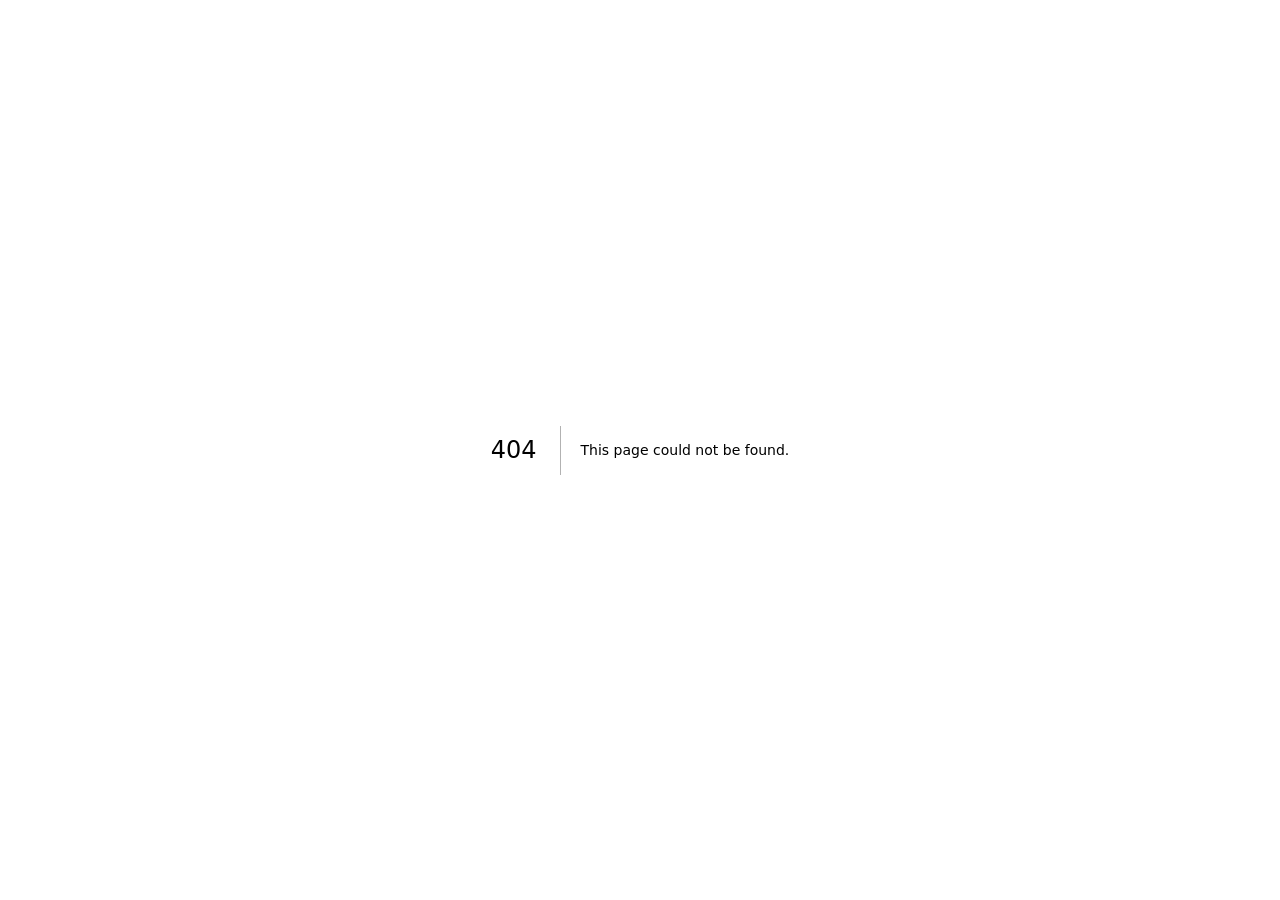
<file: _not-found.html>
<!DOCTYPE html><html lang="zh-CN" class="plus_jakarta_sans_20cc82e2-module__mBXrxW__variable jetbrains_mono_ab19dc28-module__5mpQDW__variable noto_sans_sc_15675d7c-module__czjHSG__variable"><head><meta charSet="utf-8"/><meta name="viewport" content="width=device-width, initial-scale=1"/><link rel="stylesheet" href="/_next/static/chunks/3ypupzg3p0gxa.css" data-precedence="next"/><link rel="stylesheet" href="/_next/static/chunks/1u3rc1hbuyk94.css" data-precedence="next"/><link rel="stylesheet" href="/_next/static/chunks/403w_vf2ylta5.css" data-precedence="next"/><link rel="preload" as="script" fetchPriority="low" href="/_next/static/chunks/1gdoryk6w2r8v.js"/><script src="/_next/static/chunks/0wcj0sigi5hcc.js" async=""></script><script src="/_next/static/chunks/2nykiepra7i1k.js" async=""></script><script src="/_next/static/chunks/15qlryzbz13ew.js" async=""></script><script src="/_next/static/chunks/turbopack-13n0jgqizgrq1.js" async=""></script><script src="/_next/static/chunks/2o-upabl6wvow.js" async=""></script><script src="/_next/static/chunks/14mrh2-p_w84d.js" async=""></script><meta name="robots" content="noindex"/><meta name="next-size-adjust" content=""/><title>404: This page could not be found.</title><title>后悔药 - 人生选择分析工具</title><meta name="description" content="输入一件你后悔的事，AI 将从多个维度分析另一种选择可能带来的结果。不涉及预测，仅提供结构化思考框架。"/><meta name="author" content="后悔药"/><meta name="keywords" content="后悔药,人生选择,决策分析,心理自助,AI分析,后悔,选择"/><meta name="robots" content="index, follow"/><meta property="og:title" content="后悔药 - 人生选择分析工具"/><meta property="og:description" content="输入一件你后悔的事，看看另一种选择下的你，可能会走向哪里。"/><meta property="og:locale" content="zh_CN"/><meta property="og:type" content="website"/><meta name="twitter:card" content="summary_large_image"/><meta name="twitter:title" content="后悔药 - 人生选择分析工具"/><meta name="twitter:description" content="输入一件你后悔的事，看看另一种选择下的你，可能会走向哪里。"/><script src="/_next/static/chunks/0cz1d0mv5g_q7.js" noModule=""></script></head><body class="antialiased"><div hidden=""><!--$--><!--/$--></div><a href="#main-content" class="sr-only focus:not-sr-only focus:absolute focus:top-2 focus:left-2 focus:z-50 focus:px-4 focus:py-2 focus:bg-amber-600 focus:text-white focus:rounded-lg">跳转到主内容</a><div style="font-family:system-ui,&quot;Segoe UI&quot;,Roboto,Helvetica,Arial,sans-serif,&quot;Apple Color Emoji&quot;,&quot;Segoe UI Emoji&quot;;height:100vh;text-align:center;display:flex;flex-direction:column;align-items:center;justify-content:center"><div><style>body{color:#000;background:#fff;margin:0}.next-error-h1{border-right:1px solid rgba(0,0,0,.3)}@media (prefers-color-scheme:dark){body{color:#fff;background:#000}.next-error-h1{border-right:1px solid rgba(255,255,255,.3)}}</style><h1 class="next-error-h1" style="display:inline-block;margin:0 20px 0 0;padding:0 23px 0 0;font-size:24px;font-weight:500;vertical-align:top;line-height:49px">404</h1><div style="display:inline-block"><h2 style="font-size:14px;font-weight:400;line-height:49px;margin:0">This page could not be found.</h2></div></div></div><!--$--><!--/$--><script src="/_next/static/chunks/1gdoryk6w2r8v.js" id="_R_" async=""></script><script>(self.__next_f=self.__next_f||[]).push([0])</script><script>self.__next_f.push([1,"1:\"$Sreact.fragment\"\n2:I[12820,[\"/_next/static/chunks/2o-upabl6wvow.js\",\"/_next/static/chunks/14mrh2-p_w84d.js\"],\"default\"]\n3:I[39756,[\"/_next/static/chunks/2o-upabl6wvow.js\",\"/_next/static/chunks/14mrh2-p_w84d.js\"],\"default\"]\n4:I[37457,[\"/_next/static/chunks/2o-upabl6wvow.js\",\"/_next/static/chunks/14mrh2-p_w84d.js\"],\"default\"]\n5:I[97367,[\"/_next/static/chunks/2o-upabl6wvow.js\",\"/_next/static/chunks/14mrh2-p_w84d.js\"],\"OutletBoundary\"]\n6:\"$Sreact.suspense\"\n9:I[97367,[\"/_next/static/chunks/2o-upabl6wvow.js\",\"/_next/static/chunks/14mrh2-p_w84d.js\"],\"ViewportBoundary\"]\nb:I[97367,[\"/_next/static/chunks/2o-upabl6wvow.js\",\"/_next/static/chunks/14mrh2-p_w84d.js\"],\"MetadataBoundary\"]\nd:I[68027,[\"/_next/static/chunks/2o-upabl6wvow.js\",\"/_next/static/chunks/14mrh2-p_w84d.js\"],\"default\",1]\n:HL[\"/_next/static/chunks/3ypupzg3p0gxa.css\",\"style\"]\n:HL[\"/_next/static/chunks/1u3rc1hbuyk94.css\",\"style\"]\n:HL[\"/_next/static/chunks/403w_vf2ylta5.css\",\"style\"]\n"])</script><script>self.__next_f.push([1,"0:{\"P\":null,\"c\":[\"\",\"_not-found\"],\"q\":\"\",\"i\":false,\"f\":[[[\"\",{\"children\":[\"/_not-found\",{\"children\":[\"__PAGE__\",{}]}]},\"$undefined\",\"$undefined\",16],[[\"$\",\"$1\",\"c\",{\"children\":[[[\"$\",\"link\",\"0\",{\"rel\":\"stylesheet\",\"href\":\"/_next/static/chunks/3ypupzg3p0gxa.css\",\"precedence\":\"next\",\"crossOrigin\":\"$undefined\",\"nonce\":\"$undefined\"}],[\"$\",\"link\",\"1\",{\"rel\":\"stylesheet\",\"href\":\"/_next/static/chunks/1u3rc1hbuyk94.css\",\"precedence\":\"next\",\"crossOrigin\":\"$undefined\",\"nonce\":\"$undefined\"}],[\"$\",\"link\",\"2\",{\"rel\":\"stylesheet\",\"href\":\"/_next/static/chunks/403w_vf2ylta5.css\",\"precedence\":\"next\",\"crossOrigin\":\"$undefined\",\"nonce\":\"$undefined\"}],[\"$\",\"script\",\"script-0\",{\"src\":\"/_next/static/chunks/2o-upabl6wvow.js\",\"async\":true,\"nonce\":\"$undefined\"}],[\"$\",\"script\",\"script-1\",{\"src\":\"/_next/static/chunks/14mrh2-p_w84d.js\",\"async\":true,\"nonce\":\"$undefined\"}]],[\"$\",\"html\",null,{\"lang\":\"zh-CN\",\"className\":\"plus_jakarta_sans_20cc82e2-module__mBXrxW__variable jetbrains_mono_ab19dc28-module__5mpQDW__variable noto_sans_sc_15675d7c-module__czjHSG__variable\",\"children\":[\"$\",\"body\",null,{\"className\":\"antialiased\",\"children\":[[\"$\",\"a\",null,{\"href\":\"#main-content\",\"className\":\"sr-only focus:not-sr-only focus:absolute focus:top-2 focus:left-2 focus:z-50 focus:px-4 focus:py-2 focus:bg-amber-600 focus:text-white focus:rounded-lg\",\"children\":\"跳转到主内容\"}],[\"$\",\"$L2\",null,{\"children\":[\"$\",\"$L3\",null,{\"parallelRouterKey\":\"children\",\"error\":\"$undefined\",\"errorStyles\":\"$undefined\",\"errorScripts\":\"$undefined\",\"template\":[\"$\",\"$L4\",null,{}],\"templateStyles\":\"$undefined\",\"templateScripts\":\"$undefined\",\"notFound\":[[[\"$\",\"title\",null,{\"children\":\"404: This page could not be found.\"}],[\"$\",\"div\",null,{\"style\":{\"fontFamily\":\"system-ui,\\\"Segoe UI\\\",Roboto,Helvetica,Arial,sans-serif,\\\"Apple Color Emoji\\\",\\\"Segoe UI Emoji\\\"\",\"height\":\"100vh\",\"textAlign\":\"center\",\"display\":\"flex\",\"flexDirection\":\"column\",\"alignItems\":\"center\",\"justifyContent\":\"center\"},\"children\":[\"$\",\"div\",null,{\"children\":[[\"$\",\"style\",null,{\"dangerouslySetInnerHTML\":{\"__html\":\"body{color:#000;background:#fff;margin:0}.next-error-h1{border-right:1px solid rgba(0,0,0,.3)}@media (prefers-color-scheme:dark){body{color:#fff;background:#000}.next-error-h1{border-right:1px solid rgba(255,255,255,.3)}}\"}}],[\"$\",\"h1\",null,{\"className\":\"next-error-h1\",\"style\":{\"display\":\"inline-block\",\"margin\":\"0 20px 0 0\",\"padding\":\"0 23px 0 0\",\"fontSize\":24,\"fontWeight\":500,\"verticalAlign\":\"top\",\"lineHeight\":\"49px\"},\"children\":404}],[\"$\",\"div\",null,{\"style\":{\"display\":\"inline-block\"},\"children\":[\"$\",\"h2\",null,{\"style\":{\"fontSize\":14,\"fontWeight\":400,\"lineHeight\":\"49px\",\"margin\":0},\"children\":\"This page could not be found.\"}]}]]}]}]],[]],\"forbidden\":\"$undefined\",\"unauthorized\":\"$undefined\"}]}]]}]}]]}],{\"children\":[[\"$\",\"$1\",\"c\",{\"children\":[null,[\"$\",\"$L3\",null,{\"parallelRouterKey\":\"children\",\"error\":\"$undefined\",\"errorStyles\":\"$undefined\",\"errorScripts\":\"$undefined\",\"template\":[\"$\",\"$L4\",null,{}],\"templateStyles\":\"$undefined\",\"templateScripts\":\"$undefined\",\"notFound\":\"$undefined\",\"forbidden\":\"$undefined\",\"unauthorized\":\"$undefined\"}]]}],{\"children\":[[\"$\",\"$1\",\"c\",{\"children\":[[[\"$\",\"title\",null,{\"children\":\"404: This page could not be found.\"}],[\"$\",\"div\",null,{\"style\":\"$0:f:0:1:0:props:children:1:props:children:props:children:1:props:children:props:notFound:0:1:props:style\",\"children\":[\"$\",\"div\",null,{\"children\":[[\"$\",\"style\",null,{\"dangerouslySetInnerHTML\":{\"__html\":\"body{color:#000;background:#fff;margin:0}.next-error-h1{border-right:1px solid rgba(0,0,0,.3)}@media (prefers-color-scheme:dark){body{color:#fff;background:#000}.next-error-h1{border-right:1px solid rgba(255,255,255,.3)}}\"}}],[\"$\",\"h1\",null,{\"className\":\"next-error-h1\",\"style\":\"$0:f:0:1:0:props:children:1:props:children:props:children:1:props:children:props:notFound:0:1:props:children:props:children:1:props:style\",\"children\":404}],[\"$\",\"div\",null,{\"style\":\"$0:f:0:1:0:props:children:1:props:children:props:children:1:props:children:props:notFound:0:1:props:children:props:children:2:props:style\",\"children\":[\"$\",\"h2\",null,{\"style\":\"$0:f:0:1:0:props:children:1:props:children:props:children:1:props:children:props:notFound:0:1:props:children:props:children:2:props:children:props:style\",\"children\":\"This page could not be found.\"}]}]]}]}]],null,[\"$\",\"$L5\",null,{\"children\":[\"$\",\"$6\",null,{\"name\":\"Next.MetadataOutlet\",\"children\":\"$@7\"}]}]]}],{},null,false,null]},null,false,\"$@8\"]},null,false,null],[\"$\",\"$1\",\"h\",{\"children\":[[\"$\",\"meta\",null,{\"name\":\"robots\",\"content\":\"noindex\"}],[\"$\",\"$L9\",null,{\"children\":\"$La\"}],[\"$\",\"div\",null,{\"hidden\":true,\"children\":[\"$\",\"$Lb\",null,{\"children\":[\"$\",\"$6\",null,{\"name\":\"Next.Metadata\",\"children\":\"$Lc\"}]}]}],[\"$\",\"meta\",null,{\"name\":\"next-size-adjust\",\"content\":\"\"}]]}],false]],\"m\":\"$undefined\",\"G\":[\"$d\",[[\"$\",\"link\",\"0\",{\"rel\":\"stylesheet\",\"href\":\"/_next/static/chunks/3ypupzg3p0gxa.css\",\"precedence\":\"next\",\"crossOrigin\":\"$undefined\",\"nonce\":\"$undefined\"}],[\"$\",\"link\",\"1\",{\"rel\":\"stylesheet\",\"href\":\"/_next/static/chunks/1u3rc1hbuyk94.css\",\"precedence\":\"next\",\"crossOrigin\":\"$undefined\",\"nonce\":\"$undefined\"}],[\"$\",\"link\",\"2\",{\"rel\":\"stylesheet\",\"href\":\"/_next/static/chunks/403w_vf2ylta5.css\",\"precedence\":\"next\",\"crossOrigin\":\"$undefined\",\"nonce\":\"$undefined\"}]]],\"S\":true,\"h\":null,\"s\":\"$undefined\",\"l\":\"$undefined\",\"p\":\"$undefined\",\"d\":\"$undefined\",\"b\":\"qEY4BPRy-BnWP0HU7VVjz\"}\n"])</script><script>self.__next_f.push([1,"e:[]\n8:\"$We\"\n"])</script><script>self.__next_f.push([1,"a:[[\"$\",\"meta\",\"0\",{\"charSet\":\"utf-8\"}],[\"$\",\"meta\",\"1\",{\"name\":\"viewport\",\"content\":\"width=device-width, initial-scale=1\"}]]\n"])</script><script>self.__next_f.push([1,"7:null\nc:[[\"$\",\"title\",\"0\",{\"children\":\"后悔药 - 人生选择分析工具\"}],[\"$\",\"meta\",\"1\",{\"name\":\"description\",\"content\":\"输入一件你后悔的事，AI 将从多个维度分析另一种选择可能带来的结果。不涉及预测，仅提供结构化思考框架。\"}],[\"$\",\"meta\",\"2\",{\"name\":\"author\",\"content\":\"后悔药\"}],[\"$\",\"meta\",\"3\",{\"name\":\"keywords\",\"content\":\"后悔药,人生选择,决策分析,心理自助,AI分析,后悔,选择\"}],[\"$\",\"meta\",\"4\",{\"name\":\"robots\",\"content\":\"index, follow\"}],[\"$\",\"meta\",\"5\",{\"property\":\"og:title\",\"content\":\"后悔药 - 人生选择分析工具\"}],[\"$\",\"meta\",\"6\",{\"property\":\"og:description\",\"content\":\"输入一件你后悔的事，看看另一种选择下的你，可能会走向哪里。\"}],[\"$\",\"meta\",\"7\",{\"property\":\"og:locale\",\"content\":\"zh_CN\"}],[\"$\",\"meta\",\"8\",{\"property\":\"og:type\",\"content\":\"website\"}],[\"$\",\"meta\",\"9\",{\"name\":\"twitter:card\",\"content\":\"summary_large_image\"}],[\"$\",\"meta\",\"10\",{\"name\":\"twitter:title\",\"content\":\"后悔药 - 人生选择分析工具\"}],[\"$\",\"meta\",\"11\",{\"name\":\"twitter:description\",\"content\":\"输入一件你后悔的事，看看另一种选择下的你，可能会走向哪里。\"}]]\n"])</script></body></html>
</file>
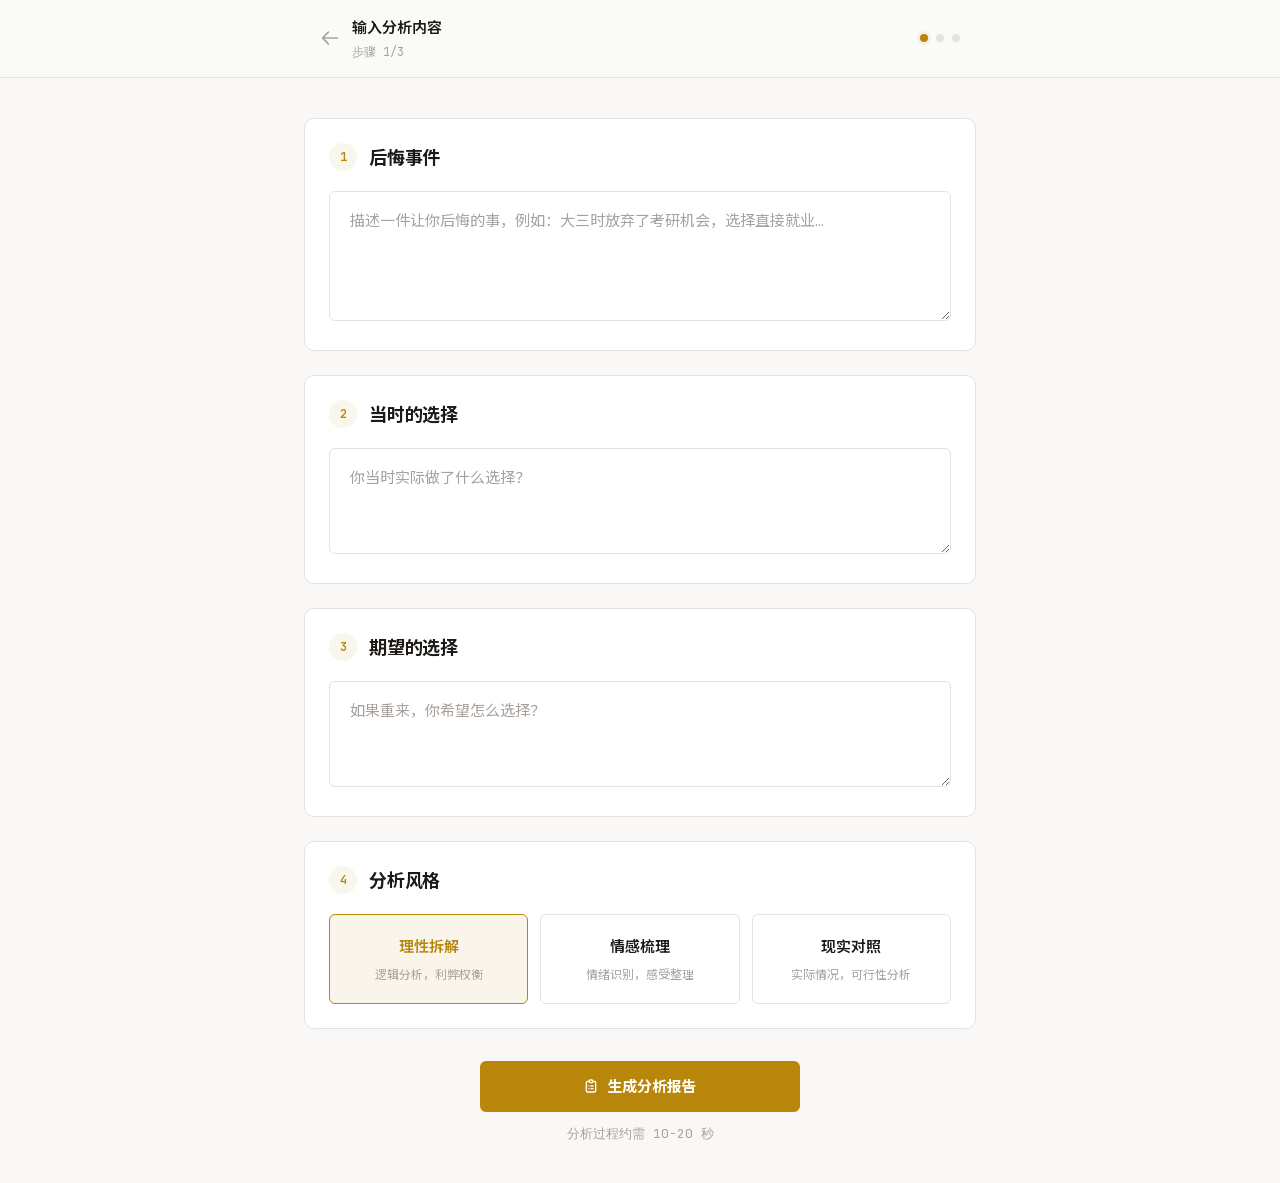
<file: choices.html>
<!DOCTYPE html><html lang="zh-CN" class="plus_jakarta_sans_20cc82e2-module__mBXrxW__variable jetbrains_mono_ab19dc28-module__5mpQDW__variable noto_sans_sc_15675d7c-module__czjHSG__variable"><head><meta charSet="utf-8"/><meta name="viewport" content="width=device-width, initial-scale=1"/><link rel="preload" href="/_next/static/media/051742360c26797e-s.p.1bkzbscqrt8rl.woff2" as="font" crossorigin="" type="font/woff2"/><link rel="preload" href="/_next/static/media/fba5a26ea33df6a3-s.p.18rizl4rsrl42.woff2" as="font" crossorigin="" type="font/woff2"/><link rel="preload" href="/_next/static/media/feb57b2dc8f29018-s.p.3qy4m29-cg3o4.woff2" as="font" crossorigin="" type="font/woff2"/><link rel="stylesheet" href="/_next/static/chunks/3ypupzg3p0gxa.css" data-precedence="next"/><link rel="stylesheet" href="/_next/static/chunks/1u3rc1hbuyk94.css" data-precedence="next"/><link rel="stylesheet" href="/_next/static/chunks/403w_vf2ylta5.css" data-precedence="next"/><link rel="preload" as="script" fetchPriority="low" href="/_next/static/chunks/1gdoryk6w2r8v.js"/><script src="/_next/static/chunks/0wcj0sigi5hcc.js" async=""></script><script src="/_next/static/chunks/2nykiepra7i1k.js" async=""></script><script src="/_next/static/chunks/15qlryzbz13ew.js" async=""></script><script src="/_next/static/chunks/turbopack-13n0jgqizgrq1.js" async=""></script><script src="/_next/static/chunks/2o-upabl6wvow.js" async=""></script><script src="/_next/static/chunks/14mrh2-p_w84d.js" async=""></script><script src="/_next/static/chunks/19fg-p-gdwa5x.js" async=""></script><meta name="next-size-adjust" content=""/><title>后悔药 - 人生选择分析工具</title><meta name="description" content="输入一件你后悔的事，AI 将从多个维度分析另一种选择可能带来的结果。不涉及预测，仅提供结构化思考框架。"/><meta name="author" content="后悔药"/><meta name="keywords" content="后悔药,人生选择,决策分析,心理自助,AI分析,后悔,选择"/><meta name="robots" content="index, follow"/><meta property="og:title" content="后悔药 - 人生选择分析工具"/><meta property="og:description" content="输入一件你后悔的事，看看另一种选择下的你，可能会走向哪里。"/><meta property="og:locale" content="zh_CN"/><meta property="og:type" content="website"/><meta name="twitter:card" content="summary_large_image"/><meta name="twitter:title" content="后悔药 - 人生选择分析工具"/><meta name="twitter:description" content="输入一件你后悔的事，看看另一种选择下的你，可能会走向哪里。"/><script src="/_next/static/chunks/0cz1d0mv5g_q7.js" noModule=""></script></head><body class="antialiased"><div hidden=""><!--$--><!--/$--></div><a href="#main-content" class="sr-only focus:not-sr-only focus:absolute focus:top-2 focus:left-2 focus:z-50 focus:px-4 focus:py-2 focus:bg-amber-600 focus:text-white focus:rounded-lg">跳转到主内容</a><main id="main-content" class="dark-container min-h-screen flex flex-col items-center justify-center"><div class="flex flex-col items-center gap-4"><div class="loading-ring"></div><p style="font-size:0.875rem;color:var(--text-muted);font-family:var(--font-mono)">加载分析结果...</p></div></main><!--$--><!--/$--><script src="/_next/static/chunks/1gdoryk6w2r8v.js" id="_R_" async=""></script><script>(self.__next_f=self.__next_f||[]).push([0])</script><script>self.__next_f.push([1,"1:\"$Sreact.fragment\"\n2:I[12820,[\"/_next/static/chunks/2o-upabl6wvow.js\",\"/_next/static/chunks/14mrh2-p_w84d.js\"],\"default\"]\n3:I[39756,[\"/_next/static/chunks/2o-upabl6wvow.js\",\"/_next/static/chunks/14mrh2-p_w84d.js\"],\"default\"]\n4:I[37457,[\"/_next/static/chunks/2o-upabl6wvow.js\",\"/_next/static/chunks/14mrh2-p_w84d.js\"],\"default\"]\n5:I[47257,[\"/_next/static/chunks/2o-upabl6wvow.js\",\"/_next/static/chunks/14mrh2-p_w84d.js\"],\"ClientPageRoot\"]\n6:I[21495,[\"/_next/static/chunks/2o-upabl6wvow.js\",\"/_next/static/chunks/14mrh2-p_w84d.js\",\"/_next/static/chunks/19fg-p-gdwa5x.js\"],\"default\"]\n9:I[97367,[\"/_next/static/chunks/2o-upabl6wvow.js\",\"/_next/static/chunks/14mrh2-p_w84d.js\"],\"OutletBoundary\"]\na:\"$Sreact.suspense\"\nd:I[97367,[\"/_next/static/chunks/2o-upabl6wvow.js\",\"/_next/static/chunks/14mrh2-p_w84d.js\"],\"ViewportBoundary\"]\nf:I[97367,[\"/_next/static/chunks/2o-upabl6wvow.js\",\"/_next/static/chunks/14mrh2-p_w84d.js\"],\"MetadataBoundary\"]\n11:I[68027,[\"/_next/static/chunks/2o-upabl6wvow.js\",\"/_next/static/chunks/14mrh2-p_w84d.js\"],\"default\",1]\n:HL[\"/_next/static/chunks/3ypupzg3p0gxa.css\",\"style\"]\n:HL[\"/_next/static/chunks/1u3rc1hbuyk94.css\",\"style\"]\n:HL[\"/_next/static/chunks/403w_vf2ylta5.css\",\"style\"]\n:HL[\"/_next/static/media/051742360c26797e-s.p.1bkzbscqrt8rl.woff2\",\"font\",{\"crossOrigin\":\"\",\"type\":\"font/woff2\"}]\n:HL[\"/_next/static/media/fba5a26ea33df6a3-s.p.18rizl4rsrl42.woff2\",\"font\",{\"crossOrigin\":\"\",\"type\":\"font/woff2\"}]\n:HL[\"/_next/static/media/feb57b2dc8f29018-s.p.3qy4m29-cg3o4.woff2\",\"font\",{\"crossOrigin\":\"\",\"type\":\"font/woff2\"}]\n"])</script><script>self.__next_f.push([1,"0:{\"P\":null,\"c\":[\"\",\"choices\"],\"q\":\"\",\"i\":false,\"f\":[[[\"\",{\"children\":[\"choices\",{\"children\":[\"__PAGE__\",{}]}]},\"$undefined\",\"$undefined\",16],[[\"$\",\"$1\",\"c\",{\"children\":[[[\"$\",\"link\",\"0\",{\"rel\":\"stylesheet\",\"href\":\"/_next/static/chunks/3ypupzg3p0gxa.css\",\"precedence\":\"next\",\"crossOrigin\":\"$undefined\",\"nonce\":\"$undefined\"}],[\"$\",\"link\",\"1\",{\"rel\":\"stylesheet\",\"href\":\"/_next/static/chunks/1u3rc1hbuyk94.css\",\"precedence\":\"next\",\"crossOrigin\":\"$undefined\",\"nonce\":\"$undefined\"}],[\"$\",\"link\",\"2\",{\"rel\":\"stylesheet\",\"href\":\"/_next/static/chunks/403w_vf2ylta5.css\",\"precedence\":\"next\",\"crossOrigin\":\"$undefined\",\"nonce\":\"$undefined\"}],[\"$\",\"script\",\"script-0\",{\"src\":\"/_next/static/chunks/2o-upabl6wvow.js\",\"async\":true,\"nonce\":\"$undefined\"}],[\"$\",\"script\",\"script-1\",{\"src\":\"/_next/static/chunks/14mrh2-p_w84d.js\",\"async\":true,\"nonce\":\"$undefined\"}]],[\"$\",\"html\",null,{\"lang\":\"zh-CN\",\"className\":\"plus_jakarta_sans_20cc82e2-module__mBXrxW__variable jetbrains_mono_ab19dc28-module__5mpQDW__variable noto_sans_sc_15675d7c-module__czjHSG__variable\",\"children\":[\"$\",\"body\",null,{\"className\":\"antialiased\",\"children\":[[\"$\",\"a\",null,{\"href\":\"#main-content\",\"className\":\"sr-only focus:not-sr-only focus:absolute focus:top-2 focus:left-2 focus:z-50 focus:px-4 focus:py-2 focus:bg-amber-600 focus:text-white focus:rounded-lg\",\"children\":\"跳转到主内容\"}],[\"$\",\"$L2\",null,{\"children\":[\"$\",\"$L3\",null,{\"parallelRouterKey\":\"children\",\"error\":\"$undefined\",\"errorStyles\":\"$undefined\",\"errorScripts\":\"$undefined\",\"template\":[\"$\",\"$L4\",null,{}],\"templateStyles\":\"$undefined\",\"templateScripts\":\"$undefined\",\"notFound\":[[[\"$\",\"title\",null,{\"children\":\"404: This page could not be found.\"}],[\"$\",\"div\",null,{\"style\":{\"fontFamily\":\"system-ui,\\\"Segoe UI\\\",Roboto,Helvetica,Arial,sans-serif,\\\"Apple Color Emoji\\\",\\\"Segoe UI Emoji\\\"\",\"height\":\"100vh\",\"textAlign\":\"center\",\"display\":\"flex\",\"flexDirection\":\"column\",\"alignItems\":\"center\",\"justifyContent\":\"center\"},\"children\":[\"$\",\"div\",null,{\"children\":[[\"$\",\"style\",null,{\"dangerouslySetInnerHTML\":{\"__html\":\"body{color:#000;background:#fff;margin:0}.next-error-h1{border-right:1px solid rgba(0,0,0,.3)}@media (prefers-color-scheme:dark){body{color:#fff;background:#000}.next-error-h1{border-right:1px solid rgba(255,255,255,.3)}}\"}}],[\"$\",\"h1\",null,{\"className\":\"next-error-h1\",\"style\":{\"display\":\"inline-block\",\"margin\":\"0 20px 0 0\",\"padding\":\"0 23px 0 0\",\"fontSize\":24,\"fontWeight\":500,\"verticalAlign\":\"top\",\"lineHeight\":\"49px\"},\"children\":404}],[\"$\",\"div\",null,{\"style\":{\"display\":\"inline-block\"},\"children\":[\"$\",\"h2\",null,{\"style\":{\"fontSize\":14,\"fontWeight\":400,\"lineHeight\":\"49px\",\"margin\":0},\"children\":\"This page could not be found.\"}]}]]}]}]],[]],\"forbidden\":\"$undefined\",\"unauthorized\":\"$undefined\"}]}]]}]}]]}],{\"children\":[[\"$\",\"$1\",\"c\",{\"children\":[null,[\"$\",\"$L3\",null,{\"parallelRouterKey\":\"children\",\"error\":\"$undefined\",\"errorStyles\":\"$undefined\",\"errorScripts\":\"$undefined\",\"template\":[\"$\",\"$L4\",null,{}],\"templateStyles\":\"$undefined\",\"templateScripts\":\"$undefined\",\"notFound\":\"$undefined\",\"forbidden\":\"$undefined\",\"unauthorized\":\"$undefined\"}]]}],{\"children\":[[\"$\",\"$1\",\"c\",{\"children\":[[\"$\",\"$L5\",null,{\"Component\":\"$6\",\"serverProvidedParams\":{\"searchParams\":{},\"params\":{},\"promises\":[\"$@7\",\"$@8\"]}}],[[\"$\",\"script\",\"script-0\",{\"src\":\"/_next/static/chunks/19fg-p-gdwa5x.js\",\"async\":true,\"nonce\":\"$undefined\"}]],[\"$\",\"$L9\",null,{\"children\":[\"$\",\"$a\",null,{\"name\":\"Next.MetadataOutlet\",\"children\":\"$@b\"}]}]]}],{},null,false,null]},null,false,\"$@c\"]},null,false,null],[\"$\",\"$1\",\"h\",{\"children\":[null,[\"$\",\"$Ld\",null,{\"children\":\"$Le\"}],[\"$\",\"div\",null,{\"hidden\":true,\"children\":[\"$\",\"$Lf\",null,{\"children\":[\"$\",\"$a\",null,{\"name\":\"Next.Metadata\",\"children\":\"$L10\"}]}]}],[\"$\",\"meta\",null,{\"name\":\"next-size-adjust\",\"content\":\"\"}]]}],false]],\"m\":\"$undefined\",\"G\":[\"$11\",[[\"$\",\"link\",\"0\",{\"rel\":\"stylesheet\",\"href\":\"/_next/static/chunks/3ypupzg3p0gxa.css\",\"precedence\":\"next\",\"crossOrigin\":\"$undefined\",\"nonce\":\"$undefined\"}],[\"$\",\"link\",\"1\",{\"rel\":\"stylesheet\",\"href\":\"/_next/static/chunks/1u3rc1hbuyk94.css\",\"precedence\":\"next\",\"crossOrigin\":\"$undefined\",\"nonce\":\"$undefined\"}],[\"$\",\"link\",\"2\",{\"rel\":\"stylesheet\",\"href\":\"/_next/static/chunks/403w_vf2ylta5.css\",\"precedence\":\"next\",\"crossOrigin\":\"$undefined\",\"nonce\":\"$undefined\"}]]],\"S\":true,\"h\":null,\"s\":\"$undefined\",\"l\":\"$undefined\",\"p\":\"$undefined\",\"d\":\"$undefined\",\"b\":\"qEY4BPRy-BnWP0HU7VVjz\"}\n"])</script><script>self.__next_f.push([1,"12:[]\nc:\"$W12\"\n7:{}\n8:\"$0:f:0:1:1:children:1:children:0:props:children:0:props:serverProvidedParams:params\"\n"])</script><script>self.__next_f.push([1,"e:[[\"$\",\"meta\",\"0\",{\"charSet\":\"utf-8\"}],[\"$\",\"meta\",\"1\",{\"name\":\"viewport\",\"content\":\"width=device-width, initial-scale=1\"}]]\n"])</script><script>self.__next_f.push([1,"b:null\n10:[[\"$\",\"title\",\"0\",{\"children\":\"后悔药 - 人生选择分析工具\"}],[\"$\",\"meta\",\"1\",{\"name\":\"description\",\"content\":\"输入一件你后悔的事，AI 将从多个维度分析另一种选择可能带来的结果。不涉及预测，仅提供结构化思考框架。\"}],[\"$\",\"meta\",\"2\",{\"name\":\"author\",\"content\":\"后悔药\"}],[\"$\",\"meta\",\"3\",{\"name\":\"keywords\",\"content\":\"后悔药,人生选择,决策分析,心理自助,AI分析,后悔,选择\"}],[\"$\",\"meta\",\"4\",{\"name\":\"robots\",\"content\":\"index, follow\"}],[\"$\",\"meta\",\"5\",{\"property\":\"og:title\",\"content\":\"后悔药 - 人生选择分析工具\"}],[\"$\",\"meta\",\"6\",{\"property\":\"og:description\",\"content\":\"输入一件你后悔的事，看看另一种选择下的你，可能会走向哪里。\"}],[\"$\",\"meta\",\"7\",{\"property\":\"og:locale\",\"content\":\"zh_CN\"}],[\"$\",\"meta\",\"8\",{\"property\":\"og:type\",\"content\":\"website\"}],[\"$\",\"meta\",\"9\",{\"name\":\"twitter:card\",\"content\":\"summary_large_image\"}],[\"$\",\"meta\",\"10\",{\"name\":\"twitter:title\",\"content\":\"后悔药 - 人生选择分析工具\"}],[\"$\",\"meta\",\"11\",{\"name\":\"twitter:description\",\"content\":\"输入一件你后悔的事，看看另一种选择下的你，可能会走向哪里。\"}]]\n"])</script></body></html>
</file>
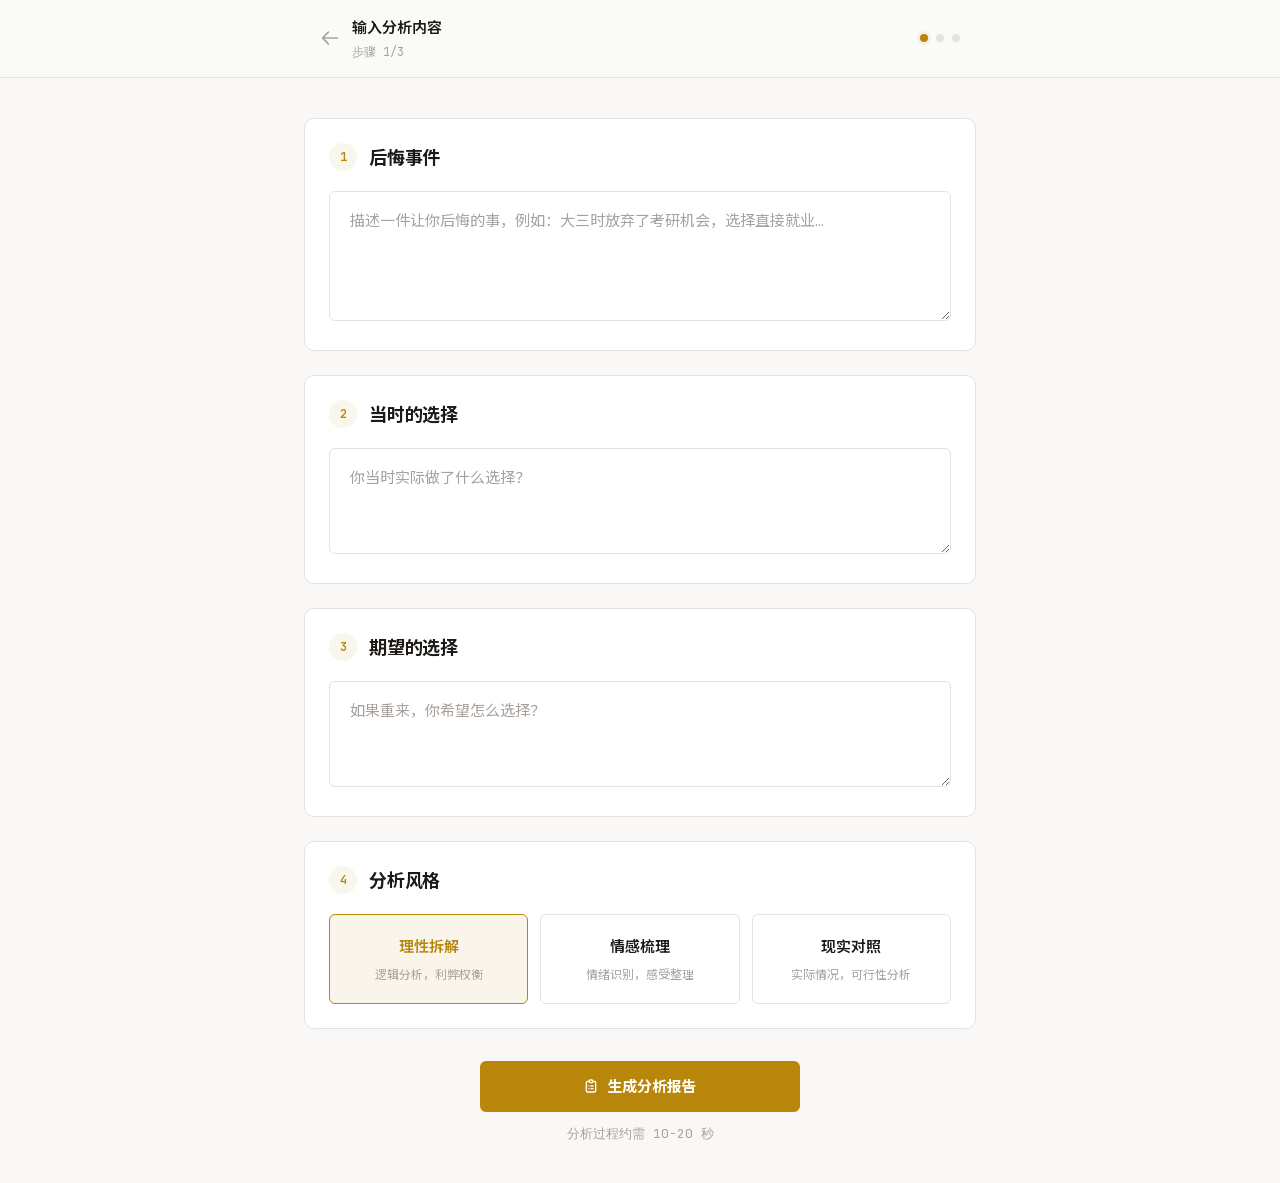
<file: regret.html>
<!DOCTYPE html><html lang="zh-CN" class="plus_jakarta_sans_20cc82e2-module__mBXrxW__variable jetbrains_mono_ab19dc28-module__5mpQDW__variable noto_sans_sc_15675d7c-module__czjHSG__variable"><head><meta charSet="utf-8"/><meta name="viewport" content="width=device-width, initial-scale=1"/><link rel="preload" href="/_next/static/media/051742360c26797e-s.p.1bkzbscqrt8rl.woff2" as="font" crossorigin="" type="font/woff2"/><link rel="preload" href="/_next/static/media/fba5a26ea33df6a3-s.p.18rizl4rsrl42.woff2" as="font" crossorigin="" type="font/woff2"/><link rel="preload" href="/_next/static/media/feb57b2dc8f29018-s.p.3qy4m29-cg3o4.woff2" as="font" crossorigin="" type="font/woff2"/><link rel="stylesheet" href="/_next/static/chunks/3ypupzg3p0gxa.css" data-precedence="next"/><link rel="stylesheet" href="/_next/static/chunks/1u3rc1hbuyk94.css" data-precedence="next"/><link rel="stylesheet" href="/_next/static/chunks/403w_vf2ylta5.css" data-precedence="next"/><link rel="preload" as="script" fetchPriority="low" href="/_next/static/chunks/1gdoryk6w2r8v.js"/><script src="/_next/static/chunks/0wcj0sigi5hcc.js" async=""></script><script src="/_next/static/chunks/2nykiepra7i1k.js" async=""></script><script src="/_next/static/chunks/15qlryzbz13ew.js" async=""></script><script src="/_next/static/chunks/turbopack-13n0jgqizgrq1.js" async=""></script><script src="/_next/static/chunks/2o-upabl6wvow.js" async=""></script><script src="/_next/static/chunks/14mrh2-p_w84d.js" async=""></script><script src="/_next/static/chunks/0fx_le838-rza.js" async=""></script><meta name="next-size-adjust" content=""/><title>后悔药 - 人生选择分析工具</title><meta name="description" content="输入一件你后悔的事，AI 将从多个维度分析另一种选择可能带来的结果。不涉及预测，仅提供结构化思考框架。"/><meta name="author" content="后悔药"/><meta name="keywords" content="后悔药,人生选择,决策分析,心理自助,AI分析,后悔,选择"/><meta name="robots" content="index, follow"/><meta property="og:title" content="后悔药 - 人生选择分析工具"/><meta property="og:description" content="输入一件你后悔的事，看看另一种选择下的你，可能会走向哪里。"/><meta property="og:locale" content="zh_CN"/><meta property="og:type" content="website"/><meta name="twitter:card" content="summary_large_image"/><meta name="twitter:title" content="后悔药 - 人生选择分析工具"/><meta name="twitter:description" content="输入一件你后悔的事，看看另一种选择下的你，可能会走向哪里。"/><script src="/_next/static/chunks/0cz1d0mv5g_q7.js" noModule=""></script></head><body class="antialiased"><div hidden=""><!--$--><!--/$--></div><a href="#main-content" class="sr-only focus:not-sr-only focus:absolute focus:top-2 focus:left-2 focus:z-50 focus:px-4 focus:py-2 focus:bg-amber-600 focus:text-white focus:rounded-lg">跳转到主内容</a><main id="main-content" class="dark-container min-h-screen flex flex-col"><div class="w-full dark-nav"><div class="max-w-2xl mx-auto px-4 py-4 flex items-center justify-between"><div class="flex items-center gap-3"><button style="color:var(--text-muted)" class="hover:text-white transition-colors"><svg class="w-5 h-5" fill="none" stroke="currentColor" viewBox="0 0 24 24"><path stroke-linecap="round" stroke-linejoin="round" stroke-width="2" d="M10 19l-7-7m0 0l7-7m-7 7h18"></path></svg></button><div><h1 style="font-family:var(--font-display);font-size:0.9375rem;font-weight:600;color:var(--text-primary)">输入分析内容</h1><p style="font-size:0.75rem;color:var(--text-muted);font-family:var(--font-mono);margin-top:0.25rem">步骤 1/3</p></div></div><div class="step-indicator"><div class="step-dot active"></div><div class="step-dot"></div><div class="step-dot"></div></div></div></div><div class="flex-1 px-4 py-10"><div class="max-w-2xl mx-auto"><form class="space-y-6"><div class="dark-surface p-6"><div class="flex items-center gap-3 mb-5"><span class="w-7 h-7 rounded-full flex items-center justify-center text-xs font-bold" style="background:var(--accent-muted);color:var(--accent);font-family:var(--font-mono)">1</span><label class="dark-section-title">后悔事件</label></div><textarea required="" class="dark-input" rows="4" placeholder="描述一件让你后悔的事，例如：大三时放弃了考研机会，选择直接就业..."></textarea></div><div class="dark-surface p-6"><div class="flex items-center gap-3 mb-5"><span class="w-7 h-7 rounded-full flex items-center justify-center text-xs font-bold" style="background:var(--accent-muted);color:var(--accent);font-family:var(--font-mono)">2</span><label class="dark-section-title">当时的选择</label></div><textarea required="" class="dark-input" rows="3" placeholder="你当时实际做了什么选择？"></textarea></div><div class="dark-surface p-6"><div class="flex items-center gap-3 mb-5"><span class="w-7 h-7 rounded-full flex items-center justify-center text-xs font-bold" style="background:var(--accent-muted);color:var(--accent);font-family:var(--font-mono)">3</span><label class="dark-section-title">期望的选择</label></div><textarea required="" class="dark-input" rows="3" placeholder="如果重来，你希望怎么选择？"></textarea></div><div class="dark-surface p-6"><div class="flex items-center gap-3 mb-5"><span class="w-7 h-7 rounded-full flex items-center justify-center text-xs font-bold" style="background:var(--accent-muted);color:var(--accent);font-family:var(--font-mono)">4</span><label class="dark-section-title">分析风格</label></div><div class="choice-grid"><button type="button" class="dark-option-card selected" aria-pressed="true" role="radio" aria-checked="true"><div class="flex flex-col items-center gap-2"><p style="font-family:var(--font-display);font-size:0.9375rem;font-weight:600;color:var(--accent)">理性拆解</p><p style="font-size:0.75rem;color:var(--text-muted)">逻辑分析，利弊权衡</p></div></button><button type="button" class="dark-option-card " aria-pressed="false" role="radio" aria-checked="false"><div class="flex flex-col items-center gap-2"><p style="font-family:var(--font-display);font-size:0.9375rem;font-weight:600;color:var(--text-primary)">情感梳理</p><p style="font-size:0.75rem;color:var(--text-muted)">情绪识别，感受整理</p></div></button><button type="button" class="dark-option-card " aria-pressed="false" role="radio" aria-checked="false"><div class="flex flex-col items-center gap-2"><p style="font-family:var(--font-display);font-size:0.9375rem;font-weight:600;color:var(--text-primary)">现实对照</p><p style="font-size:0.75rem;color:var(--text-muted)">实际情况，可行性分析</p></div></button></div></div><div class="flex flex-col items-center gap-3 pt-2"><button type="submit" class="dark-btn-primary w-full max-w-xs"><span class="flex items-center gap-2"><svg class="w-4 h-4" fill="none" stroke="currentColor" viewBox="0 0 24 24"><path stroke-linecap="round" stroke-linejoin="round" stroke-width="2" d="M9 5H7a2 2 0 00-2 2v12a2 2 0 002 2h10a2 2 0 002-2V7a2 2 0 00-2-2h-2M9 5a2 2 0 002 2h2a2 2 0 002-2M9 5a2 2 0 012-2h2a2 2 0 012 2m-3 7h3m-3 4h3m-6-4h.01M9 16h.01"></path></svg>生成分析报告</span></button><p style="font-size:0.8125rem;color:var(--text-muted);font-family:var(--font-mono)">分析过程约需 10-20 秒</p></div></form></div></div></main><!--$--><!--/$--><script src="/_next/static/chunks/1gdoryk6w2r8v.js" id="_R_" async=""></script><script>(self.__next_f=self.__next_f||[]).push([0])</script><script>self.__next_f.push([1,"1:\"$Sreact.fragment\"\n2:I[12820,[\"/_next/static/chunks/2o-upabl6wvow.js\",\"/_next/static/chunks/14mrh2-p_w84d.js\"],\"default\"]\n3:I[39756,[\"/_next/static/chunks/2o-upabl6wvow.js\",\"/_next/static/chunks/14mrh2-p_w84d.js\"],\"default\"]\n4:I[37457,[\"/_next/static/chunks/2o-upabl6wvow.js\",\"/_next/static/chunks/14mrh2-p_w84d.js\"],\"default\"]\n5:I[47257,[\"/_next/static/chunks/2o-upabl6wvow.js\",\"/_next/static/chunks/14mrh2-p_w84d.js\"],\"ClientPageRoot\"]\n6:I[77391,[\"/_next/static/chunks/2o-upabl6wvow.js\",\"/_next/static/chunks/14mrh2-p_w84d.js\",\"/_next/static/chunks/0fx_le838-rza.js\"],\"default\"]\n9:I[97367,[\"/_next/static/chunks/2o-upabl6wvow.js\",\"/_next/static/chunks/14mrh2-p_w84d.js\"],\"OutletBoundary\"]\na:\"$Sreact.suspense\"\nd:I[97367,[\"/_next/static/chunks/2o-upabl6wvow.js\",\"/_next/static/chunks/14mrh2-p_w84d.js\"],\"ViewportBoundary\"]\nf:I[97367,[\"/_next/static/chunks/2o-upabl6wvow.js\",\"/_next/static/chunks/14mrh2-p_w84d.js\"],\"MetadataBoundary\"]\n11:I[68027,[\"/_next/static/chunks/2o-upabl6wvow.js\",\"/_next/static/chunks/14mrh2-p_w84d.js\"],\"default\",1]\n:HL[\"/_next/static/chunks/3ypupzg3p0gxa.css\",\"style\"]\n:HL[\"/_next/static/chunks/1u3rc1hbuyk94.css\",\"style\"]\n:HL[\"/_next/static/chunks/403w_vf2ylta5.css\",\"style\"]\n:HL[\"/_next/static/media/051742360c26797e-s.p.1bkzbscqrt8rl.woff2\",\"font\",{\"crossOrigin\":\"\",\"type\":\"font/woff2\"}]\n:HL[\"/_next/static/media/fba5a26ea33df6a3-s.p.18rizl4rsrl42.woff2\",\"font\",{\"crossOrigin\":\"\",\"type\":\"font/woff2\"}]\n:HL[\"/_next/static/media/feb57b2dc8f29018-s.p.3qy4m29-cg3o4.woff2\",\"font\",{\"crossOrigin\":\"\",\"type\":\"font/woff2\"}]\n"])</script><script>self.__next_f.push([1,"0:{\"P\":null,\"c\":[\"\",\"regret\"],\"q\":\"\",\"i\":false,\"f\":[[[\"\",{\"children\":[\"regret\",{\"children\":[\"__PAGE__\",{}]}]},\"$undefined\",\"$undefined\",16],[[\"$\",\"$1\",\"c\",{\"children\":[[[\"$\",\"link\",\"0\",{\"rel\":\"stylesheet\",\"href\":\"/_next/static/chunks/3ypupzg3p0gxa.css\",\"precedence\":\"next\",\"crossOrigin\":\"$undefined\",\"nonce\":\"$undefined\"}],[\"$\",\"link\",\"1\",{\"rel\":\"stylesheet\",\"href\":\"/_next/static/chunks/1u3rc1hbuyk94.css\",\"precedence\":\"next\",\"crossOrigin\":\"$undefined\",\"nonce\":\"$undefined\"}],[\"$\",\"link\",\"2\",{\"rel\":\"stylesheet\",\"href\":\"/_next/static/chunks/403w_vf2ylta5.css\",\"precedence\":\"next\",\"crossOrigin\":\"$undefined\",\"nonce\":\"$undefined\"}],[\"$\",\"script\",\"script-0\",{\"src\":\"/_next/static/chunks/2o-upabl6wvow.js\",\"async\":true,\"nonce\":\"$undefined\"}],[\"$\",\"script\",\"script-1\",{\"src\":\"/_next/static/chunks/14mrh2-p_w84d.js\",\"async\":true,\"nonce\":\"$undefined\"}]],[\"$\",\"html\",null,{\"lang\":\"zh-CN\",\"className\":\"plus_jakarta_sans_20cc82e2-module__mBXrxW__variable jetbrains_mono_ab19dc28-module__5mpQDW__variable noto_sans_sc_15675d7c-module__czjHSG__variable\",\"children\":[\"$\",\"body\",null,{\"className\":\"antialiased\",\"children\":[[\"$\",\"a\",null,{\"href\":\"#main-content\",\"className\":\"sr-only focus:not-sr-only focus:absolute focus:top-2 focus:left-2 focus:z-50 focus:px-4 focus:py-2 focus:bg-amber-600 focus:text-white focus:rounded-lg\",\"children\":\"跳转到主内容\"}],[\"$\",\"$L2\",null,{\"children\":[\"$\",\"$L3\",null,{\"parallelRouterKey\":\"children\",\"error\":\"$undefined\",\"errorStyles\":\"$undefined\",\"errorScripts\":\"$undefined\",\"template\":[\"$\",\"$L4\",null,{}],\"templateStyles\":\"$undefined\",\"templateScripts\":\"$undefined\",\"notFound\":[[[\"$\",\"title\",null,{\"children\":\"404: This page could not be found.\"}],[\"$\",\"div\",null,{\"style\":{\"fontFamily\":\"system-ui,\\\"Segoe UI\\\",Roboto,Helvetica,Arial,sans-serif,\\\"Apple Color Emoji\\\",\\\"Segoe UI Emoji\\\"\",\"height\":\"100vh\",\"textAlign\":\"center\",\"display\":\"flex\",\"flexDirection\":\"column\",\"alignItems\":\"center\",\"justifyContent\":\"center\"},\"children\":[\"$\",\"div\",null,{\"children\":[[\"$\",\"style\",null,{\"dangerouslySetInnerHTML\":{\"__html\":\"body{color:#000;background:#fff;margin:0}.next-error-h1{border-right:1px solid rgba(0,0,0,.3)}@media (prefers-color-scheme:dark){body{color:#fff;background:#000}.next-error-h1{border-right:1px solid rgba(255,255,255,.3)}}\"}}],[\"$\",\"h1\",null,{\"className\":\"next-error-h1\",\"style\":{\"display\":\"inline-block\",\"margin\":\"0 20px 0 0\",\"padding\":\"0 23px 0 0\",\"fontSize\":24,\"fontWeight\":500,\"verticalAlign\":\"top\",\"lineHeight\":\"49px\"},\"children\":404}],[\"$\",\"div\",null,{\"style\":{\"display\":\"inline-block\"},\"children\":[\"$\",\"h2\",null,{\"style\":{\"fontSize\":14,\"fontWeight\":400,\"lineHeight\":\"49px\",\"margin\":0},\"children\":\"This page could not be found.\"}]}]]}]}]],[]],\"forbidden\":\"$undefined\",\"unauthorized\":\"$undefined\"}]}]]}]}]]}],{\"children\":[[\"$\",\"$1\",\"c\",{\"children\":[null,[\"$\",\"$L3\",null,{\"parallelRouterKey\":\"children\",\"error\":\"$undefined\",\"errorStyles\":\"$undefined\",\"errorScripts\":\"$undefined\",\"template\":[\"$\",\"$L4\",null,{}],\"templateStyles\":\"$undefined\",\"templateScripts\":\"$undefined\",\"notFound\":\"$undefined\",\"forbidden\":\"$undefined\",\"unauthorized\":\"$undefined\"}]]}],{\"children\":[[\"$\",\"$1\",\"c\",{\"children\":[[\"$\",\"$L5\",null,{\"Component\":\"$6\",\"serverProvidedParams\":{\"searchParams\":{},\"params\":{},\"promises\":[\"$@7\",\"$@8\"]}}],[[\"$\",\"script\",\"script-0\",{\"src\":\"/_next/static/chunks/0fx_le838-rza.js\",\"async\":true,\"nonce\":\"$undefined\"}]],[\"$\",\"$L9\",null,{\"children\":[\"$\",\"$a\",null,{\"name\":\"Next.MetadataOutlet\",\"children\":\"$@b\"}]}]]}],{},null,false,null]},null,false,\"$@c\"]},null,false,null],[\"$\",\"$1\",\"h\",{\"children\":[null,[\"$\",\"$Ld\",null,{\"children\":\"$Le\"}],[\"$\",\"div\",null,{\"hidden\":true,\"children\":[\"$\",\"$Lf\",null,{\"children\":[\"$\",\"$a\",null,{\"name\":\"Next.Metadata\",\"children\":\"$L10\"}]}]}],[\"$\",\"meta\",null,{\"name\":\"next-size-adjust\",\"content\":\"\"}]]}],false]],\"m\":\"$undefined\",\"G\":[\"$11\",[[\"$\",\"link\",\"0\",{\"rel\":\"stylesheet\",\"href\":\"/_next/static/chunks/3ypupzg3p0gxa.css\",\"precedence\":\"next\",\"crossOrigin\":\"$undefined\",\"nonce\":\"$undefined\"}],[\"$\",\"link\",\"1\",{\"rel\":\"stylesheet\",\"href\":\"/_next/static/chunks/1u3rc1hbuyk94.css\",\"precedence\":\"next\",\"crossOrigin\":\"$undefined\",\"nonce\":\"$undefined\"}],[\"$\",\"link\",\"2\",{\"rel\":\"stylesheet\",\"href\":\"/_next/static/chunks/403w_vf2ylta5.css\",\"precedence\":\"next\",\"crossOrigin\":\"$undefined\",\"nonce\":\"$undefined\"}]]],\"S\":true,\"h\":null,\"s\":\"$undefined\",\"l\":\"$undefined\",\"p\":\"$undefined\",\"d\":\"$undefined\",\"b\":\"qEY4BPRy-BnWP0HU7VVjz\"}\n"])</script><script>self.__next_f.push([1,"12:[]\nc:\"$W12\"\n7:{}\n8:\"$0:f:0:1:1:children:1:children:0:props:children:0:props:serverProvidedParams:params\"\n"])</script><script>self.__next_f.push([1,"e:[[\"$\",\"meta\",\"0\",{\"charSet\":\"utf-8\"}],[\"$\",\"meta\",\"1\",{\"name\":\"viewport\",\"content\":\"width=device-width, initial-scale=1\"}]]\n"])</script><script>self.__next_f.push([1,"b:null\n10:[[\"$\",\"title\",\"0\",{\"children\":\"后悔药 - 人生选择分析工具\"}],[\"$\",\"meta\",\"1\",{\"name\":\"description\",\"content\":\"输入一件你后悔的事，AI 将从多个维度分析另一种选择可能带来的结果。不涉及预测，仅提供结构化思考框架。\"}],[\"$\",\"meta\",\"2\",{\"name\":\"author\",\"content\":\"后悔药\"}],[\"$\",\"meta\",\"3\",{\"name\":\"keywords\",\"content\":\"后悔药,人生选择,决策分析,心理自助,AI分析,后悔,选择\"}],[\"$\",\"meta\",\"4\",{\"name\":\"robots\",\"content\":\"index, follow\"}],[\"$\",\"meta\",\"5\",{\"property\":\"og:title\",\"content\":\"后悔药 - 人生选择分析工具\"}],[\"$\",\"meta\",\"6\",{\"property\":\"og:description\",\"content\":\"输入一件你后悔的事，看看另一种选择下的你，可能会走向哪里。\"}],[\"$\",\"meta\",\"7\",{\"property\":\"og:locale\",\"content\":\"zh_CN\"}],[\"$\",\"meta\",\"8\",{\"property\":\"og:type\",\"content\":\"website\"}],[\"$\",\"meta\",\"9\",{\"name\":\"twitter:card\",\"content\":\"summary_large_image\"}],[\"$\",\"meta\",\"10\",{\"name\":\"twitter:title\",\"content\":\"后悔药 - 人生选择分析工具\"}],[\"$\",\"meta\",\"11\",{\"name\":\"twitter:description\",\"content\":\"输入一件你后悔的事，看看另一种选择下的你，可能会走向哪里。\"}]]\n"])</script></body></html>
</file>
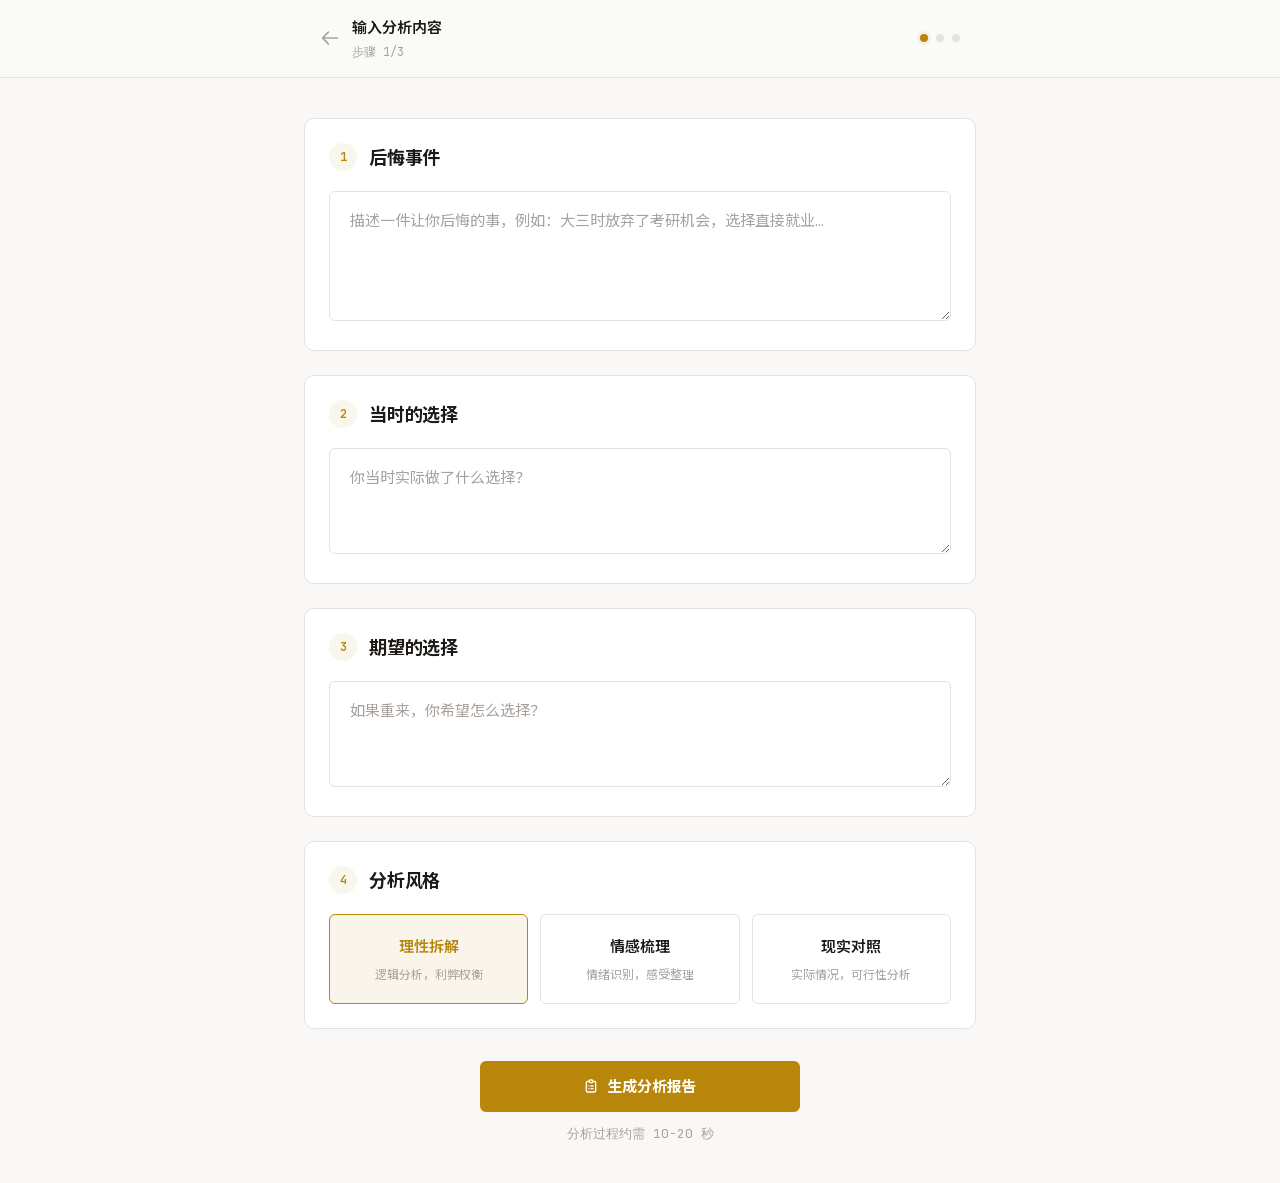
<file: result.html>
<!DOCTYPE html><html lang="zh-CN" class="plus_jakarta_sans_20cc82e2-module__mBXrxW__variable jetbrains_mono_ab19dc28-module__5mpQDW__variable noto_sans_sc_15675d7c-module__czjHSG__variable"><head><meta charSet="utf-8"/><meta name="viewport" content="width=device-width, initial-scale=1"/><link rel="preload" href="/_next/static/media/051742360c26797e-s.p.1bkzbscqrt8rl.woff2" as="font" crossorigin="" type="font/woff2"/><link rel="preload" href="/_next/static/media/fba5a26ea33df6a3-s.p.18rizl4rsrl42.woff2" as="font" crossorigin="" type="font/woff2"/><link rel="preload" href="/_next/static/media/feb57b2dc8f29018-s.p.3qy4m29-cg3o4.woff2" as="font" crossorigin="" type="font/woff2"/><link rel="stylesheet" href="/_next/static/chunks/3ypupzg3p0gxa.css" data-precedence="next"/><link rel="stylesheet" href="/_next/static/chunks/1u3rc1hbuyk94.css" data-precedence="next"/><link rel="stylesheet" href="/_next/static/chunks/403w_vf2ylta5.css" data-precedence="next"/><link rel="preload" as="script" fetchPriority="low" href="/_next/static/chunks/1gdoryk6w2r8v.js"/><script src="/_next/static/chunks/0wcj0sigi5hcc.js" async=""></script><script src="/_next/static/chunks/2nykiepra7i1k.js" async=""></script><script src="/_next/static/chunks/15qlryzbz13ew.js" async=""></script><script src="/_next/static/chunks/turbopack-13n0jgqizgrq1.js" async=""></script><script src="/_next/static/chunks/2o-upabl6wvow.js" async=""></script><script src="/_next/static/chunks/14mrh2-p_w84d.js" async=""></script><script src="/_next/static/chunks/28rvhiqd4ibtv.js" async=""></script><script src="/_next/static/chunks/3liavpskxixgm.js" async=""></script><meta name="next-size-adjust" content=""/><title>后悔药 - 人生选择分析工具</title><meta name="description" content="输入一件你后悔的事，AI 将从多个维度分析另一种选择可能带来的结果。不涉及预测，仅提供结构化思考框架。"/><meta name="author" content="后悔药"/><meta name="keywords" content="后悔药,人生选择,决策分析,心理自助,AI分析,后悔,选择"/><meta name="robots" content="index, follow"/><meta property="og:title" content="后悔药 - 人生选择分析工具"/><meta property="og:description" content="输入一件你后悔的事，看看另一种选择下的你，可能会走向哪里。"/><meta property="og:locale" content="zh_CN"/><meta property="og:type" content="website"/><meta name="twitter:card" content="summary_large_image"/><meta name="twitter:title" content="后悔药 - 人生选择分析工具"/><meta name="twitter:description" content="输入一件你后悔的事，看看另一种选择下的你，可能会走向哪里。"/><script src="/_next/static/chunks/0cz1d0mv5g_q7.js" noModule=""></script></head><body class="antialiased"><div hidden=""><!--$--><!--/$--></div><a href="#main-content" class="sr-only focus:not-sr-only focus:absolute focus:top-2 focus:left-2 focus:z-50 focus:px-4 focus:py-2 focus:bg-amber-600 focus:text-white focus:rounded-lg">跳转到主内容</a><main class="dark-container min-h-screen flex flex-col items-center justify-center" aria-busy="true" aria-live="polite"><div class="flex flex-col items-center gap-4"><div class="loading-ring" aria-hidden="true"></div><p style="font-size:0.875rem;color:var(--text-muted);font-family:var(--font-mono)">生成分析报告...</p><p style="font-size:0.75rem;color:var(--text-muted);font-family:var(--font-mono)">正在模拟路径演进与心理分析</p></div></main><!--$--><!--/$--><script src="/_next/static/chunks/1gdoryk6w2r8v.js" id="_R_" async=""></script><script>(self.__next_f=self.__next_f||[]).push([0])</script><script>self.__next_f.push([1,"1:\"$Sreact.fragment\"\n2:I[12820,[\"/_next/static/chunks/2o-upabl6wvow.js\",\"/_next/static/chunks/14mrh2-p_w84d.js\"],\"default\"]\n3:I[39756,[\"/_next/static/chunks/2o-upabl6wvow.js\",\"/_next/static/chunks/14mrh2-p_w84d.js\"],\"default\"]\n4:I[37457,[\"/_next/static/chunks/2o-upabl6wvow.js\",\"/_next/static/chunks/14mrh2-p_w84d.js\"],\"default\"]\n5:I[47257,[\"/_next/static/chunks/2o-upabl6wvow.js\",\"/_next/static/chunks/14mrh2-p_w84d.js\"],\"ClientPageRoot\"]\n6:I[75332,[\"/_next/static/chunks/2o-upabl6wvow.js\",\"/_next/static/chunks/14mrh2-p_w84d.js\",\"/_next/static/chunks/28rvhiqd4ibtv.js\",\"/_next/static/chunks/3liavpskxixgm.js\"],\"default\"]\n9:I[97367,[\"/_next/static/chunks/2o-upabl6wvow.js\",\"/_next/static/chunks/14mrh2-p_w84d.js\"],\"OutletBoundary\"]\na:\"$Sreact.suspense\"\nd:I[97367,[\"/_next/static/chunks/2o-upabl6wvow.js\",\"/_next/static/chunks/14mrh2-p_w84d.js\"],\"ViewportBoundary\"]\nf:I[97367,[\"/_next/static/chunks/2o-upabl6wvow.js\",\"/_next/static/chunks/14mrh2-p_w84d.js\"],\"MetadataBoundary\"]\n11:I[68027,[\"/_next/static/chunks/2o-upabl6wvow.js\",\"/_next/static/chunks/14mrh2-p_w84d.js\"],\"default\",1]\n:HL[\"/_next/static/chunks/3ypupzg3p0gxa.css\",\"style\"]\n:HL[\"/_next/static/chunks/1u3rc1hbuyk94.css\",\"style\"]\n:HL[\"/_next/static/chunks/403w_vf2ylta5.css\",\"style\"]\n:HL[\"/_next/static/media/051742360c26797e-s.p.1bkzbscqrt8rl.woff2\",\"font\",{\"crossOrigin\":\"\",\"type\":\"font/woff2\"}]\n:HL[\"/_next/static/media/fba5a26ea33df6a3-s.p.18rizl4rsrl42.woff2\",\"font\",{\"crossOrigin\":\"\",\"type\":\"font/woff2\"}]\n:HL[\"/_next/static/media/feb57b2dc8f29018-s.p.3qy4m29-cg3o4.woff2\",\"font\",{\"crossOrigin\":\"\",\"type\":\"font/woff2\"}]\n"])</script><script>self.__next_f.push([1,"0:{\"P\":null,\"c\":[\"\",\"result\"],\"q\":\"\",\"i\":false,\"f\":[[[\"\",{\"children\":[\"result\",{\"children\":[\"__PAGE__\",{}]}]},\"$undefined\",\"$undefined\",16],[[\"$\",\"$1\",\"c\",{\"children\":[[[\"$\",\"link\",\"0\",{\"rel\":\"stylesheet\",\"href\":\"/_next/static/chunks/3ypupzg3p0gxa.css\",\"precedence\":\"next\",\"crossOrigin\":\"$undefined\",\"nonce\":\"$undefined\"}],[\"$\",\"link\",\"1\",{\"rel\":\"stylesheet\",\"href\":\"/_next/static/chunks/1u3rc1hbuyk94.css\",\"precedence\":\"next\",\"crossOrigin\":\"$undefined\",\"nonce\":\"$undefined\"}],[\"$\",\"link\",\"2\",{\"rel\":\"stylesheet\",\"href\":\"/_next/static/chunks/403w_vf2ylta5.css\",\"precedence\":\"next\",\"crossOrigin\":\"$undefined\",\"nonce\":\"$undefined\"}],[\"$\",\"script\",\"script-0\",{\"src\":\"/_next/static/chunks/2o-upabl6wvow.js\",\"async\":true,\"nonce\":\"$undefined\"}],[\"$\",\"script\",\"script-1\",{\"src\":\"/_next/static/chunks/14mrh2-p_w84d.js\",\"async\":true,\"nonce\":\"$undefined\"}]],[\"$\",\"html\",null,{\"lang\":\"zh-CN\",\"className\":\"plus_jakarta_sans_20cc82e2-module__mBXrxW__variable jetbrains_mono_ab19dc28-module__5mpQDW__variable noto_sans_sc_15675d7c-module__czjHSG__variable\",\"children\":[\"$\",\"body\",null,{\"className\":\"antialiased\",\"children\":[[\"$\",\"a\",null,{\"href\":\"#main-content\",\"className\":\"sr-only focus:not-sr-only focus:absolute focus:top-2 focus:left-2 focus:z-50 focus:px-4 focus:py-2 focus:bg-amber-600 focus:text-white focus:rounded-lg\",\"children\":\"跳转到主内容\"}],[\"$\",\"$L2\",null,{\"children\":[\"$\",\"$L3\",null,{\"parallelRouterKey\":\"children\",\"error\":\"$undefined\",\"errorStyles\":\"$undefined\",\"errorScripts\":\"$undefined\",\"template\":[\"$\",\"$L4\",null,{}],\"templateStyles\":\"$undefined\",\"templateScripts\":\"$undefined\",\"notFound\":[[[\"$\",\"title\",null,{\"children\":\"404: This page could not be found.\"}],[\"$\",\"div\",null,{\"style\":{\"fontFamily\":\"system-ui,\\\"Segoe UI\\\",Roboto,Helvetica,Arial,sans-serif,\\\"Apple Color Emoji\\\",\\\"Segoe UI Emoji\\\"\",\"height\":\"100vh\",\"textAlign\":\"center\",\"display\":\"flex\",\"flexDirection\":\"column\",\"alignItems\":\"center\",\"justifyContent\":\"center\"},\"children\":[\"$\",\"div\",null,{\"children\":[[\"$\",\"style\",null,{\"dangerouslySetInnerHTML\":{\"__html\":\"body{color:#000;background:#fff;margin:0}.next-error-h1{border-right:1px solid rgba(0,0,0,.3)}@media (prefers-color-scheme:dark){body{color:#fff;background:#000}.next-error-h1{border-right:1px solid rgba(255,255,255,.3)}}\"}}],[\"$\",\"h1\",null,{\"className\":\"next-error-h1\",\"style\":{\"display\":\"inline-block\",\"margin\":\"0 20px 0 0\",\"padding\":\"0 23px 0 0\",\"fontSize\":24,\"fontWeight\":500,\"verticalAlign\":\"top\",\"lineHeight\":\"49px\"},\"children\":404}],[\"$\",\"div\",null,{\"style\":{\"display\":\"inline-block\"},\"children\":[\"$\",\"h2\",null,{\"style\":{\"fontSize\":14,\"fontWeight\":400,\"lineHeight\":\"49px\",\"margin\":0},\"children\":\"This page could not be found.\"}]}]]}]}]],[]],\"forbidden\":\"$undefined\",\"unauthorized\":\"$undefined\"}]}]]}]}]]}],{\"children\":[[\"$\",\"$1\",\"c\",{\"children\":[null,[\"$\",\"$L3\",null,{\"parallelRouterKey\":\"children\",\"error\":\"$undefined\",\"errorStyles\":\"$undefined\",\"errorScripts\":\"$undefined\",\"template\":[\"$\",\"$L4\",null,{}],\"templateStyles\":\"$undefined\",\"templateScripts\":\"$undefined\",\"notFound\":\"$undefined\",\"forbidden\":\"$undefined\",\"unauthorized\":\"$undefined\"}]]}],{\"children\":[[\"$\",\"$1\",\"c\",{\"children\":[[\"$\",\"$L5\",null,{\"Component\":\"$6\",\"serverProvidedParams\":{\"searchParams\":{},\"params\":{},\"promises\":[\"$@7\",\"$@8\"]}}],[[\"$\",\"script\",\"script-0\",{\"src\":\"/_next/static/chunks/28rvhiqd4ibtv.js\",\"async\":true,\"nonce\":\"$undefined\"}],[\"$\",\"script\",\"script-1\",{\"src\":\"/_next/static/chunks/3liavpskxixgm.js\",\"async\":true,\"nonce\":\"$undefined\"}]],[\"$\",\"$L9\",null,{\"children\":[\"$\",\"$a\",null,{\"name\":\"Next.MetadataOutlet\",\"children\":\"$@b\"}]}]]}],{},null,false,null]},null,false,\"$@c\"]},null,false,null],[\"$\",\"$1\",\"h\",{\"children\":[null,[\"$\",\"$Ld\",null,{\"children\":\"$Le\"}],[\"$\",\"div\",null,{\"hidden\":true,\"children\":[\"$\",\"$Lf\",null,{\"children\":[\"$\",\"$a\",null,{\"name\":\"Next.Metadata\",\"children\":\"$L10\"}]}]}],[\"$\",\"meta\",null,{\"name\":\"next-size-adjust\",\"content\":\"\"}]]}],false]],\"m\":\"$undefined\",\"G\":[\"$11\",[[\"$\",\"link\",\"0\",{\"rel\":\"stylesheet\",\"href\":\"/_next/static/chunks/3ypupzg3p0gxa.css\",\"precedence\":\"next\",\"crossOrigin\":\"$undefined\",\"nonce\":\"$undefined\"}],[\"$\",\"link\",\"1\",{\"rel\":\"stylesheet\",\"href\":\"/_next/static/chunks/1u3rc1hbuyk94.css\",\"precedence\":\"next\",\"crossOrigin\":\"$undefined\",\"nonce\":\"$undefined\"}],[\"$\",\"link\",\"2\",{\"rel\":\"stylesheet\",\"href\":\"/_next/static/chunks/403w_vf2ylta5.css\",\"precedence\":\"next\",\"crossOrigin\":\"$undefined\",\"nonce\":\"$undefined\"}]]],\"S\":true,\"h\":null,\"s\":\"$undefined\",\"l\":\"$undefined\",\"p\":\"$undefined\",\"d\":\"$undefined\",\"b\":\"qEY4BPRy-BnWP0HU7VVjz\"}\n"])</script><script>self.__next_f.push([1,"12:[]\nc:\"$W12\"\n7:{}\n8:\"$0:f:0:1:1:children:1:children:0:props:children:0:props:serverProvidedParams:params\"\n"])</script><script>self.__next_f.push([1,"e:[[\"$\",\"meta\",\"0\",{\"charSet\":\"utf-8\"}],[\"$\",\"meta\",\"1\",{\"name\":\"viewport\",\"content\":\"width=device-width, initial-scale=1\"}]]\n"])</script><script>self.__next_f.push([1,"b:null\n10:[[\"$\",\"title\",\"0\",{\"children\":\"后悔药 - 人生选择分析工具\"}],[\"$\",\"meta\",\"1\",{\"name\":\"description\",\"content\":\"输入一件你后悔的事，AI 将从多个维度分析另一种选择可能带来的结果。不涉及预测，仅提供结构化思考框架。\"}],[\"$\",\"meta\",\"2\",{\"name\":\"author\",\"content\":\"后悔药\"}],[\"$\",\"meta\",\"3\",{\"name\":\"keywords\",\"content\":\"后悔药,人生选择,决策分析,心理自助,AI分析,后悔,选择\"}],[\"$\",\"meta\",\"4\",{\"name\":\"robots\",\"content\":\"index, follow\"}],[\"$\",\"meta\",\"5\",{\"property\":\"og:title\",\"content\":\"后悔药 - 人生选择分析工具\"}],[\"$\",\"meta\",\"6\",{\"property\":\"og:description\",\"content\":\"输入一件你后悔的事，看看另一种选择下的你，可能会走向哪里。\"}],[\"$\",\"meta\",\"7\",{\"property\":\"og:locale\",\"content\":\"zh_CN\"}],[\"$\",\"meta\",\"8\",{\"property\":\"og:type\",\"content\":\"website\"}],[\"$\",\"meta\",\"9\",{\"name\":\"twitter:card\",\"content\":\"summary_large_image\"}],[\"$\",\"meta\",\"10\",{\"name\":\"twitter:title\",\"content\":\"后悔药 - 人生选择分析工具\"}],[\"$\",\"meta\",\"11\",{\"name\":\"twitter:description\",\"content\":\"输入一件你后悔的事，看看另一种选择下的你，可能会走向哪里。\"}]]\n"])</script></body></html>
</file>
<file: _next/static/chunks/08s-dwn6l97nb.css>
*,:before,:after,::backdrop{--tw-border-spacing-x:0;--tw-border-spacing-y:0;--tw-translate-x:0;--tw-translate-y:0;--tw-rotate:0;--tw-skew-x:0;--tw-skew-y:0;--tw-scale-x:1;--tw-scale-y:1;--tw-pan-x: ;--tw-pan-y: ;--tw-pinch-zoom: ;--tw-scroll-snap-strictness:proximity;--tw-gradient-from-position: ;--tw-gradient-via-position: ;--tw-gradient-to-position: ;--tw-ordinal: ;--tw-slashed-zero: ;--tw-numeric-figure: ;--tw-numeric-spacing: ;--tw-numeric-fraction: ;--tw-ring-inset: ;--tw-ring-offset-width:0px;--tw-ring-offset-color:#fff;--tw-ring-color:#3b82f680;--tw-ring-offset-shadow:0 0 #0000;--tw-ring-shadow:0 0 #0000;--tw-shadow:0 0 #0000;--tw-shadow-colored:0 0 #0000;--tw-blur: ;--tw-brightness: ;--tw-contrast: ;--tw-grayscale: ;--tw-hue-rotate: ;--tw-invert: ;--tw-saturate: ;--tw-sepia: ;--tw-drop-shadow: ;--tw-backdrop-blur: ;--tw-backdrop-brightness: ;--tw-backdrop-contrast: ;--tw-backdrop-grayscale: ;--tw-backdrop-hue-rotate: ;--tw-backdrop-invert: ;--tw-backdrop-opacity: ;--tw-backdrop-saturate: ;--tw-backdrop-sepia: ;--tw-contain-size: ;--tw-contain-layout: ;--tw-contain-paint: ;--tw-contain-style: }*,:before,:after{box-sizing:border-box;border:0 solid #e5e7eb}:before,:after{--tw-content:""}html,:host{-webkit-text-size-adjust:100%;tab-size:4;font-feature-settings:normal;font-variation-settings:normal;-webkit-tap-highlight-color:transparent;font-family:system-ui,-apple-system,sans-serif;line-height:1.5}body{line-height:inherit;margin:0}hr{height:0;color:inherit;border-top-width:1px}abbr:where([title]){-webkit-text-decoration:underline dotted;text-decoration:underline dotted}h1,h2,h3,h4,h5,h6{font-size:inherit;font-weight:inherit}a{color:inherit;-webkit-text-decoration:inherit;text-decoration:inherit}b,strong{font-weight:bolder}code,kbd,samp,pre{font-feature-settings:normal;font-variation-settings:normal;font-family:ui-monospace,SFMono-Regular,Menlo,Monaco,Consolas,Liberation Mono,Courier New,monospace;font-size:1em}small{font-size:80%}sub,sup{vertical-align:baseline;font-size:75%;line-height:0;position:relative}sub{bottom:-.25em}sup{top:-.5em}table{text-indent:0;border-color:inherit;border-collapse:collapse}button,input,optgroup,select,textarea{font-feature-settings:inherit;font-variation-settings:inherit;font-family:inherit;font-size:100%;font-weight:inherit;line-height:inherit;letter-spacing:inherit;color:inherit;margin:0;padding:0}button,select{text-transform:none}button,input:where([type=button]),input:where([type=reset]),input:where([type=submit]){-webkit-appearance:button;background-color:#0000;background-image:none}:-moz-focusring{outline:auto}:-moz-ui-invalid{box-shadow:none}progress{vertical-align:baseline}::-webkit-inner-spin-button{height:auto}::-webkit-outer-spin-button{height:auto}[type=search]{-webkit-appearance:textfield;outline-offset:-2px}::-webkit-search-decoration{-webkit-appearance:none}::-webkit-file-upload-button{-webkit-appearance:button;font:inherit}summary{display:list-item}blockquote,dl,dd,h1,h2,h3,h4,h5,h6,hr,figure,p,pre{margin:0}fieldset{margin:0;padding:0}legend{padding:0}ol,ul,menu{margin:0;padding:0;list-style:none}dialog{padding:0}textarea{resize:vertical}input::-moz-placeholder{opacity:1;color:#9ca3af}textarea::-moz-placeholder{opacity:1;color:#9ca3af}input::placeholder,textarea::placeholder{opacity:1;color:#9ca3af}button,[role=button]{cursor:pointer}:disabled{cursor:default}img,svg,video,canvas,audio,iframe,embed,object{vertical-align:middle;display:block}img,video{max-width:100%;height:auto}[hidden]:where(:not([hidden=until-found])){display:none}.sr-only{clip:rect(0, 0, 0, 0);white-space:nowrap;border-width:0;width:1px;height:1px;margin:-1px;padding:0;position:absolute;overflow:hidden}.static{position:static}.fixed{position:fixed}.sticky{position:sticky}.inset-0{inset:0}.top-0{top:0}.z-10{z-index:10}.z-50{z-index:50}.mx-auto{margin-left:auto;margin-right:auto}.mb-2{margin-bottom:.5rem}.mb-3{margin-bottom:.75rem}.mb-4{margin-bottom:1rem}.mb-5{margin-bottom:1.25rem}.mb-6{margin-bottom:1.5rem}.mr-1{margin-right:.25rem}.mr-2{margin-right:.5rem}.mt-0\.5{margin-top:.125rem}.mt-2{margin-top:.5rem}.mt-4{margin-top:1rem}.mt-6{margin-top:1.5rem}.block{display:block}.flex{display:flex}.inline-flex{display:inline-flex}.grid{display:grid}.hidden{display:none}.h-10{height:2.5rem}.h-11{height:2.75rem}.h-12{height:3rem}.h-14{height:3.5rem}.h-16{height:4rem}.h-3{height:.75rem}.h-3\.5{height:.875rem}.h-4{height:1rem}.h-5{height:1.25rem}.h-6{height:1.5rem}.h-7{height:1.75rem}.h-8{height:2rem}.max-h-\[90vh\]{max-height:90vh}.min-h-screen{min-height:100vh}.w-10{width:2.5rem}.w-11{width:2.75rem}.w-12{width:3rem}.w-14{width:3.5rem}.w-16{width:4rem}.w-3{width:.75rem}.w-3\.5{width:.875rem}.w-4{width:1rem}.w-5{width:1.25rem}.w-6{width:1.5rem}.w-7{width:1.75rem}.w-8{width:2rem}.w-full{width:100%}.max-w-2xl{max-width:42rem}.max-w-3xl{max-width:48rem}.max-w-4xl{max-width:56rem}.max-w-lg{max-width:32rem}.max-w-xs{max-width:20rem}.flex-1{flex:1}.flex-shrink-0{flex-shrink:0}.cursor-pointer{cursor:pointer}.grid-cols-1{grid-template-columns:repeat(1,minmax(0,1fr))}.grid-cols-2{grid-template-columns:repeat(2,minmax(0,1fr))}.flex-col{flex-direction:column}.flex-wrap{flex-wrap:wrap}.items-start{align-items:flex-start}.items-center{align-items:center}.justify-center{justify-content:center}.justify-between{justify-content:space-between}.gap-1{gap:.25rem}.gap-1\.5{gap:.375rem}.gap-2{gap:.5rem}.gap-2\.5{gap:.625rem}.gap-3{gap:.75rem}.gap-4{gap:1rem}.space-y-0>:not([hidden])~:not([hidden]){--tw-space-y-reverse:0;margin-top:calc(0px * calc(1 - var(--tw-space-y-reverse)));margin-bottom:calc(0px * var(--tw-space-y-reverse))}.space-y-10>:not([hidden])~:not([hidden]){--tw-space-y-reverse:0;margin-top:calc(2.5rem * calc(1 - var(--tw-space-y-reverse)));margin-bottom:calc(2.5rem * var(--tw-space-y-reverse))}.space-y-2>:not([hidden])~:not([hidden]){--tw-space-y-reverse:0;margin-top:calc(.5rem * calc(1 - var(--tw-space-y-reverse)));margin-bottom:calc(.5rem * var(--tw-space-y-reverse))}.space-y-3>:not([hidden])~:not([hidden]){--tw-space-y-reverse:0;margin-top:calc(.75rem * calc(1 - var(--tw-space-y-reverse)));margin-bottom:calc(.75rem * var(--tw-space-y-reverse))}.space-y-4>:not([hidden])~:not([hidden]){--tw-space-y-reverse:0;margin-top:calc(1rem * calc(1 - var(--tw-space-y-reverse)));margin-bottom:calc(1rem * var(--tw-space-y-reverse))}.space-y-5>:not([hidden])~:not([hidden]){--tw-space-y-reverse:0;margin-top:calc(1.25rem * calc(1 - var(--tw-space-y-reverse)));margin-bottom:calc(1.25rem * var(--tw-space-y-reverse))}.space-y-6>:not([hidden])~:not([hidden]){--tw-space-y-reverse:0;margin-top:calc(1.5rem * calc(1 - var(--tw-space-y-reverse)));margin-bottom:calc(1.5rem * var(--tw-space-y-reverse))}.space-y-8>:not([hidden])~:not([hidden]){--tw-space-y-reverse:0;margin-top:calc(2rem * calc(1 - var(--tw-space-y-reverse)));margin-bottom:calc(2rem * var(--tw-space-y-reverse))}.overflow-x-auto{overflow-x:auto}.overflow-y-auto{overflow-y:auto}.whitespace-nowrap{white-space:nowrap}.rounded{border-radius:.25rem}.rounded-full{border-radius:9999px}.rounded-lg{border-radius:.5rem}.rounded-md{border-radius:.375rem}.rounded-xl{border-radius:.75rem}.border{border-width:1px}.border-b{border-bottom-width:1px}.border-t{border-top-width:1px}.border-amber-500\/20{border-color:#f59e0b33}.border-amber-600\/30{border-color:#d977064d}.border-blue-500\/20{border-color:#3b82f633}.border-emerald-500\/20{border-color:#10b98133}.border-purple-500\/20{border-color:#a855f733}.border-rose-500\/20{border-color:#f43f5e33}.border-stone-500\/20{border-color:#78716c33}.border-stone-700{--tw-border-opacity:1;border-color:rgb(68 64 60/var(--tw-border-opacity,1))}.border-stone-800{--tw-border-opacity:1;border-color:rgb(41 37 36/var(--tw-border-opacity,1))}.border-yellow-500\/20{border-color:#eab30833}.bg-amber-50{--tw-bg-opacity:1;background-color:rgb(255 251 235/var(--tw-bg-opacity,1))}.bg-amber-500\/10{background-color:#f59e0b1a}.bg-amber-600\/10{background-color:#d977061a}.bg-amber-600\/20{background-color:#d9770633}.bg-blue-500\/10{background-color:#3b82f61a}.bg-emerald-500\/10{background-color:#10b9811a}.bg-gray-800{--tw-bg-opacity:1;background-color:rgb(31 41 55/var(--tw-bg-opacity,1))}.bg-purple-500\/10{background-color:#a855f71a}.bg-rose-500\/10{background-color:#f43f5e1a}.bg-stone-500\/10{background-color:#78716c1a}.bg-stone-800{--tw-bg-opacity:1;background-color:rgb(41 37 36/var(--tw-bg-opacity,1))}.bg-yellow-500\/10{background-color:#eab3081a}.p-2{padding:.5rem}.p-3{padding:.75rem}.p-4{padding:1rem}.p-5{padding:1.25rem}.p-6{padding:1.5rem}.p-7{padding:1.75rem}.p-8{padding:2rem}.px-2{padding-left:.5rem;padding-right:.5rem}.px-3{padding-left:.75rem;padding-right:.75rem}.px-4{padding-left:1rem;padding-right:1rem}.py-0\.5{padding-top:.125rem;padding-bottom:.125rem}.py-1{padding-top:.25rem;padding-bottom:.25rem}.py-1\.5{padding-top:.375rem;padding-bottom:.375rem}.py-10{padding-top:2.5rem;padding-bottom:2.5rem}.py-12{padding-top:3rem;padding-bottom:3rem}.py-2{padding-top:.5rem;padding-bottom:.5rem}.py-20{padding-top:5rem;padding-bottom:5rem}.py-3{padding-top:.75rem;padding-bottom:.75rem}.py-4{padding-top:1rem;padding-bottom:1rem}.py-6{padding-top:1.5rem;padding-bottom:1.5rem}.py-8{padding-top:2rem;padding-bottom:2rem}.pb-0{padding-bottom:0}.pb-2{padding-bottom:.5rem}.pb-3{padding-bottom:.75rem}.pb-4{padding-bottom:1rem}.pb-5{padding-bottom:1.25rem}.pt-2{padding-top:.5rem}.pt-3{padding-top:.75rem}.pt-4{padding-top:1rem}.pt-8{padding-top:2rem}.text-center{text-align:center}.text-sm{font-size:.875rem;line-height:1.25rem}.text-xs{font-size:.75rem;line-height:1rem}.font-bold{font-weight:700}.font-medium{font-weight:500}.text-amber-400{--tw-text-opacity:1;color:rgb(251 191 36/var(--tw-text-opacity,1))}.text-amber-700{--tw-text-opacity:1;color:rgb(180 83 9/var(--tw-text-opacity,1))}.text-blue-400{--tw-text-opacity:1;color:rgb(96 165 250/var(--tw-text-opacity,1))}.text-emerald-400{--tw-text-opacity:1;color:rgb(52 211 153/var(--tw-text-opacity,1))}.text-purple-400{--tw-text-opacity:1;color:rgb(192 132 252/var(--tw-text-opacity,1))}.text-red-500{--tw-text-opacity:1;color:rgb(239 68 68/var(--tw-text-opacity,1))}.text-rose-400{--tw-text-opacity:1;color:rgb(251 113 133/var(--tw-text-opacity,1))}.text-stone-400{--tw-text-opacity:1;color:rgb(168 162 158/var(--tw-text-opacity,1))}.text-stone-500{--tw-text-opacity:1;color:rgb(120 113 108/var(--tw-text-opacity,1))}.text-white{--tw-text-opacity:1;color:rgb(255 255 255/var(--tw-text-opacity,1))}.text-yellow-400{--tw-text-opacity:1;color:rgb(250 204 21/var(--tw-text-opacity,1))}.underline{text-decoration-line:underline}.antialiased{-webkit-font-smoothing:antialiased;-moz-osx-font-smoothing:grayscale}.blur{--tw-blur:blur(8px);filter:var(--tw-blur) var(--tw-brightness) var(--tw-contrast) var(--tw-grayscale) var(--tw-hue-rotate) var(--tw-invert) var(--tw-saturate) var(--tw-sepia) var(--tw-drop-shadow)}.transition-all{transition-property:all;transition-duration:.15s;transition-timing-function:cubic-bezier(.4,0,.2,1)}.transition-colors{transition-property:color,background-color,border-color,text-decoration-color,fill,stroke;transition-duration:.15s;transition-timing-function:cubic-bezier(.4,0,.2,1)}:root{--font-display:-apple-system, BlinkMacSystemFont, "Segoe UI", "PingFang SC", "Hiragino Sans GB", "Microsoft YaHei", "Helvetica Neue", Helvetica, Arial, sans-serif;--font-body:-apple-system, BlinkMacSystemFont, "Segoe UI", "PingFang SC", "Hiragino Sans GB", "Microsoft YaHei", "Helvetica Neue", Helvetica, Arial, sans-serif;--font-mono:"SF Mono", "SFMono-Regular", "Segoe UI Mono", "Roboto Mono", "Ubuntu Mono", Menlo, Consolas, monospace;--bg:#f9f8f6;--surface:#fff;--surface-hover:#f4f3f1;--surface-elevated:#eceae7;--border:#e5e3e0;--border-light:#edecea;--text-primary:#1c1917;--text-secondary:#78716c;--text-muted:#a8a29e;--accent:#b8860b;--accent-light:#d4a017;--accent-muted:#b8860b14;--accent-bg:#fffbeb;--color-success:#059669;--color-warning:#d97706;--color-error:#dc2626;--radius-sm:6px;--radius-md:10px;--radius-lg:14px}body{font-family:var(--font-body);background:var(--bg);min-height:100vh;color:var(--text-primary);-webkit-font-smoothing:antialiased;-moz-osx-font-smoothing:grayscale}.home-container{background:var(--bg);color:var(--text-primary);font-family:var(--font-body)}.dark-container{background:var(--bg);color:var(--text-primary);font-family:var(--font-body);min-height:100vh}.paper-container{background:var(--bg);color:var(--text-primary);font-family:var(--font-body)}.home-card{background:var(--surface);border:1px solid var(--border);border-radius:var(--radius-md);transition:border-color .2s,box-shadow .2s,transform .2s,background-color .2s,color .2s}.home-card:hover{border-color:var(--accent-muted);transform:translateY(-2px);box-shadow:0 8px 30px #0000000f,0 1px 3px #0000000a}.home-btn-primary{background:var(--text-primary);color:var(--surface);border-radius:var(--radius-sm);font-family:var(--font-display);letter-spacing:.02em;cursor:pointer;border:none;justify-content:center;align-items:center;padding:.875rem 2.25rem;font-size:.9375rem;font-weight:600;transition:border-color .2s,box-shadow .2s,transform .2s,background-color .2s,color .2s;display:inline-flex;box-shadow:0 2px 8px #1c19171f}.home-btn-primary:hover{background:var(--text-secondary);transform:translateY(-1px);box-shadow:0 4px 16px #1c191729}.home-btn-secondary{color:var(--text-secondary);border:1px solid var(--border);border-radius:var(--radius-sm);font-family:var(--font-display);cursor:pointer;background:0 0;justify-content:center;align-items:center;padding:.875rem 1.5rem;font-size:.875rem;font-weight:500;transition:border-color .2s,box-shadow .2s,transform .2s,background-color .2s,color .2s;display:inline-flex}.home-btn-secondary:hover{background:var(--surface-hover);border-color:var(--text-muted)}.dark-surface{background:var(--surface);border:1px solid var(--border);border-radius:var(--radius-md);transition:border-color .2s,box-shadow .2s,transform .2s,background-color .2s,color .2s}.dark-surface:hover{border-color:var(--border-light)}.dark-input{background:var(--surface);border:1px solid var(--border);border-radius:var(--radius-sm);width:100%;color:var(--text-primary);font-family:var(--font-body);resize:vertical;padding:1rem 1.25rem;font-size:.9375rem;line-height:1.6;transition:border-color .2s,box-shadow .2s,transform .2s,background-color .2s,color .2s}.dark-input:focus{border-color:var(--accent);box-shadow:0 0 0 3px var(--accent-muted);outline:none}.dark-input::placeholder{color:var(--text-muted)}.dark-btn-primary{background:var(--accent);color:#fff;border-radius:var(--radius-sm);font-family:var(--font-display);cursor:pointer;border:none;justify-content:center;align-items:center;padding:.875rem 2rem;font-size:.9375rem;font-weight:700;transition:border-color .2s,box-shadow .2s,transform .2s,background-color .2s,color .2s;display:inline-flex}.dark-btn-primary:hover{background:var(--accent-light);transform:translateY(-1px)}.dark-btn-secondary{background:var(--surface);color:var(--text-secondary);border:1px solid var(--border);border-radius:var(--radius-sm);font-family:var(--font-display);cursor:pointer;justify-content:center;align-items:center;padding:.75rem 1.25rem;font-size:.875rem;font-weight:500;transition:border-color .2s,box-shadow .2s,transform .2s,background-color .2s,color .2s;display:inline-flex}.dark-btn-secondary:hover{background:var(--surface-hover);border-color:var(--text-muted);color:var(--text-primary)}.dark-option-card{background:var(--surface);border:1.5px solid var(--border);border-radius:var(--radius-sm);cursor:pointer;text-align:center;padding:1.25rem;transition:border-color .2s,box-shadow .2s,transform .2s,background-color .2s,color .2s}.dark-option-card:hover{border-color:var(--accent)}.dark-option-card.selected{border-color:var(--accent);background:var(--accent-muted)}.paper-card{background:var(--surface);border:1px solid var(--border);border-radius:var(--radius-md);padding:1.75rem}.paper-card-header{border-bottom:1px solid var(--border);align-items:center;gap:.75rem;margin-bottom:1.25rem;padding-bottom:1rem;display:flex}.section-title,.dark-section-title,.home-section-title{font-family:var(--font-display);color:var(--text-primary);letter-spacing:-.01em;font-size:1.125rem;font-weight:700}.data-badge,.paper-badge{font-size:.8125rem;font-weight:500;font-family:var(--font-mono);background:var(--surface-elevated);color:var(--text-secondary);border:1px solid var(--border);border-radius:9999px;align-items:center;padding:.375rem .875rem;display:inline-flex}.progress-bar{background:var(--surface-elevated);border-radius:9999px;height:6px;overflow:hidden}.progress-bar-fill{border-radius:9999px;height:100%;transition:width .8s cubic-bezier(.4,0,.2,1)}.path-card{background:var(--surface);border:1.5px solid var(--border);border-radius:var(--radius-md);cursor:pointer;padding:1.5rem;transition:border-color .2s,box-shadow .2s,transform .2s,background-color .2s,color .2s}.path-card:hover{border-color:var(--accent);box-shadow:0 0 0 1px var(--accent-muted)}.path-card.selected{border-color:var(--accent);background:var(--accent-muted)}.timeline-item{gap:1rem;display:flex}.timeline-dot{border-radius:50%;flex-shrink:0;width:10px;height:10px;margin-top:.375rem}.timeline-line,.dark-timeline-line{background:var(--border);flex:1;width:1.5px;margin-top:.5rem}@keyframes fadeIn{0%{opacity:0}to{opacity:1}}@keyframes slideUp{0%{opacity:0;transform:translateY(20px)}to{opacity:1;transform:translateY(0)}}@keyframes pulse-glow{0%,to{box-shadow:0 0 #c08b3033}50%{box-shadow:0 0 0 8px #c08b3000}}.animate-fade-in{animation:.5s ease-out forwards fadeIn}.animate-slide-up{animation:.5s ease-out forwards slideUp}.animate-pulse-glow{animation:2s ease-in-out infinite pulse-glow}.stagger-1{animation-delay:80ms}.stagger-2{animation-delay:.16s}.stagger-3{animation-delay:.24s}.stagger-4{animation-delay:.32s}.privacy-badge{background:var(--surface-hover);border-radius:var(--radius-sm);color:var(--text-muted);font-size:.8125rem;font-family:var(--font-mono);align-items:center;gap:.5rem;padding:.5rem 1rem;display:inline-flex}.divider,.paper-divider{background:var(--border);height:1px;margin:1.5rem 0}::-webkit-scrollbar{width:5px}::-webkit-scrollbar-track{background:0 0}::-webkit-scrollbar-thumb{background:var(--text-muted);border-radius:3px}::-webkit-scrollbar-thumb:hover{background:var(--text-secondary)}.dark-nav,.home-nav{-webkit-backdrop-filter:blur(12px);backdrop-filter:blur(12px);border-bottom:1px solid var(--border);background:#fafaf8e6}.step-indicator{align-items:center;gap:.5rem;display:flex}.step-dot{background:var(--border);border-radius:50%;width:8px;height:8px;transition:background-color .3s,box-shadow .3s}.step-dot.active{background:var(--accent);box-shadow:0 0 0 3px var(--accent-muted)}.step-dot.completed{background:var(--accent)}.loading-ring{border:2px solid var(--border);border-top-color:var(--accent);border-radius:50%;width:32px;height:32px;animation:.8s linear infinite spin}@keyframes spin{to{transform:rotate(360deg)}}.choice-grid{grid-template-columns:repeat(3,1fr);gap:.75rem;display:grid}@media (max-width:640px){.choice-grid{grid-template-columns:1fr}}.report-header{text-align:center;border-bottom:1.5px solid var(--border);margin-bottom:1.5rem;padding-bottom:1.5rem}.report-footer{border-top:1.5px solid var(--border);margin-top:1.5rem;padding-top:1.5rem}.qr-placeholder{background:var(--bg);border:1.5px solid var(--border);border-radius:var(--radius-sm);justify-content:center;align-items:center;width:64px;height:64px;display:flex}@media (max-width:640px){.section-title,.dark-section-title,.home-section-title{font-size:1rem}}@media (prefers-reduced-motion:reduce){*,:before,:after{scroll-behavior:auto!important;transition-duration:.01ms!important;animation-duration:.01ms!important;animation-iteration-count:1!important}.loading-ring{animation:none}}.hover\:border-stone-600:hover{--tw-border-opacity:1;border-color:rgb(87 83 78/var(--tw-border-opacity,1))}.hover\:bg-gray-700:hover{--tw-bg-opacity:1;background-color:rgb(55 65 81/var(--tw-bg-opacity,1))}.hover\:bg-stone-100:hover{--tw-bg-opacity:1;background-color:rgb(245 245 244/var(--tw-bg-opacity,1))}.hover\:bg-stone-800:hover{--tw-bg-opacity:1;background-color:rgb(41 37 36/var(--tw-bg-opacity,1))}.hover\:text-stone-300:hover{--tw-text-opacity:1;color:rgb(214 211 209/var(--tw-text-opacity,1))}.hover\:text-stone-600:hover{--tw-text-opacity:1;color:rgb(87 83 78/var(--tw-text-opacity,1))}.hover\:text-white:hover{--tw-text-opacity:1;color:rgb(255 255 255/var(--tw-text-opacity,1))}.hover\:underline:hover{text-decoration-line:underline}.hover\:no-underline:hover{text-decoration-line:none}.focus\:not-sr-only:focus{clip:auto;white-space:normal;width:auto;height:auto;margin:0;padding:0;position:static;overflow:visible}.focus\:absolute:focus{position:absolute}.focus\:left-2:focus{left:.5rem}.focus\:top-2:focus{top:.5rem}.focus\:z-50:focus{z-index:50}.focus\:rounded-lg:focus{border-radius:.5rem}.focus\:bg-amber-600:focus{--tw-bg-opacity:1;background-color:rgb(217 119 6/var(--tw-bg-opacity,1))}.focus\:px-4:focus{padding-left:1rem;padding-right:1rem}.focus\:py-2:focus{padding-top:.5rem;padding-bottom:.5rem}.focus\:text-white:focus{--tw-text-opacity:1;color:rgb(255 255 255/var(--tw-text-opacity,1))}@media (min-width:640px){.sm\:flex-row{flex-direction:row}}@media (min-width:768px){.md\:grid-cols-3{grid-template-columns:repeat(3,minmax(0,1fr))}}
</file>
<file: _next/static/chunks/3ypupzg3p0gxa.css>
@font-face{font-family:Plus Jakarta Sans;font-style:normal;font-weight:400;font-display:swap;src:url(../media/0b1dc8ddaa74ba49-s.0e__wj8580tc5.woff2)format("woff2");unicode-range:U+460-52F,U+1C80-1C8A,U+20B4,U+2DE0-2DFF,U+A640-A69F,U+FE2E-FE2F}@font-face{font-family:Plus Jakarta Sans;font-style:normal;font-weight:400;font-display:swap;src:url(../media/e629b5bc06499d58-s.10u7vx61f1ie7.woff2)format("woff2");unicode-range:U+102-103,U+110-111,U+128-129,U+168-169,U+1A0-1A1,U+1AF-1B0,U+300-301,U+303-304,U+308-309,U+323,U+329,U+1EA0-1EF9,U+20AB}@font-face{font-family:Plus Jakarta Sans;font-style:normal;font-weight:400;font-display:swap;src:url(../media/1a099d89ee94ee96-s.35a5cae5tspm2.woff2)format("woff2");unicode-range:U+100-2BA,U+2BD-2C5,U+2C7-2CC,U+2CE-2D7,U+2DD-2FF,U+304,U+308,U+329,U+1D00-1DBF,U+1E00-1E9F,U+1EF2-1EFF,U+2020,U+20A0-20AB,U+20AD-20C0,U+2113,U+2C60-2C7F,U+A720-A7FF}@font-face{font-family:Plus Jakarta Sans;font-style:normal;font-weight:400;font-display:swap;src:url(../media/fba5a26ea33df6a3-s.p.18rizl4rsrl42.woff2)format("woff2");unicode-range:U+??,U+131,U+152-153,U+2BB-2BC,U+2C6,U+2DA,U+2DC,U+304,U+308,U+329,U+2000-206F,U+20AC,U+2122,U+2191,U+2193,U+2212,U+2215,U+FEFF,U+FFFD}@font-face{font-family:Plus Jakarta Sans;font-style:normal;font-weight:500;font-display:swap;src:url(../media/0b1dc8ddaa74ba49-s.0e__wj8580tc5.woff2)format("woff2");unicode-range:U+460-52F,U+1C80-1C8A,U+20B4,U+2DE0-2DFF,U+A640-A69F,U+FE2E-FE2F}@font-face{font-family:Plus Jakarta Sans;font-style:normal;font-weight:500;font-display:swap;src:url(../media/e629b5bc06499d58-s.10u7vx61f1ie7.woff2)format("woff2");unicode-range:U+102-103,U+110-111,U+128-129,U+168-169,U+1A0-1A1,U+1AF-1B0,U+300-301,U+303-304,U+308-309,U+323,U+329,U+1EA0-1EF9,U+20AB}@font-face{font-family:Plus Jakarta Sans;font-style:normal;font-weight:500;font-display:swap;src:url(../media/1a099d89ee94ee96-s.35a5cae5tspm2.woff2)format("woff2");unicode-range:U+100-2BA,U+2BD-2C5,U+2C7-2CC,U+2CE-2D7,U+2DD-2FF,U+304,U+308,U+329,U+1D00-1DBF,U+1E00-1E9F,U+1EF2-1EFF,U+2020,U+20A0-20AB,U+20AD-20C0,U+2113,U+2C60-2C7F,U+A720-A7FF}@font-face{font-family:Plus Jakarta Sans;font-style:normal;font-weight:500;font-display:swap;src:url(../media/fba5a26ea33df6a3-s.p.18rizl4rsrl42.woff2)format("woff2");unicode-range:U+??,U+131,U+152-153,U+2BB-2BC,U+2C6,U+2DA,U+2DC,U+304,U+308,U+329,U+2000-206F,U+20AC,U+2122,U+2191,U+2193,U+2212,U+2215,U+FEFF,U+FFFD}@font-face{font-family:Plus Jakarta Sans;font-style:normal;font-weight:600;font-display:swap;src:url(../media/0b1dc8ddaa74ba49-s.0e__wj8580tc5.woff2)format("woff2");unicode-range:U+460-52F,U+1C80-1C8A,U+20B4,U+2DE0-2DFF,U+A640-A69F,U+FE2E-FE2F}@font-face{font-family:Plus Jakarta Sans;font-style:normal;font-weight:600;font-display:swap;src:url(../media/e629b5bc06499d58-s.10u7vx61f1ie7.woff2)format("woff2");unicode-range:U+102-103,U+110-111,U+128-129,U+168-169,U+1A0-1A1,U+1AF-1B0,U+300-301,U+303-304,U+308-309,U+323,U+329,U+1EA0-1EF9,U+20AB}@font-face{font-family:Plus Jakarta Sans;font-style:normal;font-weight:600;font-display:swap;src:url(../media/1a099d89ee94ee96-s.35a5cae5tspm2.woff2)format("woff2");unicode-range:U+100-2BA,U+2BD-2C5,U+2C7-2CC,U+2CE-2D7,U+2DD-2FF,U+304,U+308,U+329,U+1D00-1DBF,U+1E00-1E9F,U+1EF2-1EFF,U+2020,U+20A0-20AB,U+20AD-20C0,U+2113,U+2C60-2C7F,U+A720-A7FF}@font-face{font-family:Plus Jakarta Sans;font-style:normal;font-weight:600;font-display:swap;src:url(../media/fba5a26ea33df6a3-s.p.18rizl4rsrl42.woff2)format("woff2");unicode-range:U+??,U+131,U+152-153,U+2BB-2BC,U+2C6,U+2DA,U+2DC,U+304,U+308,U+329,U+2000-206F,U+20AC,U+2122,U+2191,U+2193,U+2212,U+2215,U+FEFF,U+FFFD}@font-face{font-family:Plus Jakarta Sans;font-style:normal;font-weight:700;font-display:swap;src:url(../media/0b1dc8ddaa74ba49-s.0e__wj8580tc5.woff2)format("woff2");unicode-range:U+460-52F,U+1C80-1C8A,U+20B4,U+2DE0-2DFF,U+A640-A69F,U+FE2E-FE2F}@font-face{font-family:Plus Jakarta Sans;font-style:normal;font-weight:700;font-display:swap;src:url(../media/e629b5bc06499d58-s.10u7vx61f1ie7.woff2)format("woff2");unicode-range:U+102-103,U+110-111,U+128-129,U+168-169,U+1A0-1A1,U+1AF-1B0,U+300-301,U+303-304,U+308-309,U+323,U+329,U+1EA0-1EF9,U+20AB}@font-face{font-family:Plus Jakarta Sans;font-style:normal;font-weight:700;font-display:swap;src:url(../media/1a099d89ee94ee96-s.35a5cae5tspm2.woff2)format("woff2");unicode-range:U+100-2BA,U+2BD-2C5,U+2C7-2CC,U+2CE-2D7,U+2DD-2FF,U+304,U+308,U+329,U+1D00-1DBF,U+1E00-1E9F,U+1EF2-1EFF,U+2020,U+20A0-20AB,U+20AD-20C0,U+2113,U+2C60-2C7F,U+A720-A7FF}@font-face{font-family:Plus Jakarta Sans;font-style:normal;font-weight:700;font-display:swap;src:url(../media/fba5a26ea33df6a3-s.p.18rizl4rsrl42.woff2)format("woff2");unicode-range:U+??,U+131,U+152-153,U+2BB-2BC,U+2C6,U+2DA,U+2DC,U+304,U+308,U+329,U+2000-206F,U+20AC,U+2122,U+2191,U+2193,U+2212,U+2215,U+FEFF,U+FFFD}@font-face{font-family:Plus Jakarta Sans;font-style:normal;font-weight:800;font-display:swap;src:url(../media/0b1dc8ddaa74ba49-s.0e__wj8580tc5.woff2)format("woff2");unicode-range:U+460-52F,U+1C80-1C8A,U+20B4,U+2DE0-2DFF,U+A640-A69F,U+FE2E-FE2F}@font-face{font-family:Plus Jakarta Sans;font-style:normal;font-weight:800;font-display:swap;src:url(../media/e629b5bc06499d58-s.10u7vx61f1ie7.woff2)format("woff2");unicode-range:U+102-103,U+110-111,U+128-129,U+168-169,U+1A0-1A1,U+1AF-1B0,U+300-301,U+303-304,U+308-309,U+323,U+329,U+1EA0-1EF9,U+20AB}@font-face{font-family:Plus Jakarta Sans;font-style:normal;font-weight:800;font-display:swap;src:url(../media/1a099d89ee94ee96-s.35a5cae5tspm2.woff2)format("woff2");unicode-range:U+100-2BA,U+2BD-2C5,U+2C7-2CC,U+2CE-2D7,U+2DD-2FF,U+304,U+308,U+329,U+1D00-1DBF,U+1E00-1E9F,U+1EF2-1EFF,U+2020,U+20A0-20AB,U+20AD-20C0,U+2113,U+2C60-2C7F,U+A720-A7FF}@font-face{font-family:Plus Jakarta Sans;font-style:normal;font-weight:800;font-display:swap;src:url(../media/fba5a26ea33df6a3-s.p.18rizl4rsrl42.woff2)format("woff2");unicode-range:U+??,U+131,U+152-153,U+2BB-2BC,U+2C6,U+2DA,U+2DC,U+304,U+308,U+329,U+2000-206F,U+20AC,U+2122,U+2191,U+2193,U+2212,U+2215,U+FEFF,U+FFFD}@font-face{font-family:Plus Jakarta Sans Fallback;src:local(Arial);ascent-override:98.88%;descent-override:21.15%;line-gap-override:0.0%;size-adjust:104.98%}.plus_jakarta_sans_20cc82e2-module__mBXrxW__className{font-family:Plus Jakarta Sans,Plus Jakarta Sans Fallback;font-style:normal}.plus_jakarta_sans_20cc82e2-module__mBXrxW__variable{--font-display:"Plus Jakarta Sans", "Plus Jakarta Sans Fallback"}
@font-face{font-family:JetBrains Mono;font-style:normal;font-weight:400;font-display:swap;src:url(../media/04c5164763c40239-s.1kd-r_s9smv5m.woff2)format("woff2");unicode-range:U+460-52F,U+1C80-1C8A,U+20B4,U+2DE0-2DFF,U+A640-A69F,U+FE2E-FE2F}@font-face{font-family:JetBrains Mono;font-style:normal;font-weight:400;font-display:swap;src:url(../media/26f284dcc38c84c0-s.3hlisc-pwq13z.woff2)format("woff2");unicode-range:U+301,U+400-45F,U+490-491,U+4B0-4B1,U+2116}@font-face{font-family:JetBrains Mono;font-style:normal;font-weight:400;font-display:swap;src:url(../media/7e7f32a39836f228-s.0-oo9_1x_xmvg.woff2)format("woff2");unicode-range:U+370-377,U+37A-37F,U+384-38A,U+38C,U+38E-3A1,U+3A3-3FF}@font-face{font-family:JetBrains Mono;font-style:normal;font-weight:400;font-display:swap;src:url(../media/fa39153a3fc630ba-s.36fqqi66-3tjb.woff2)format("woff2");unicode-range:U+102-103,U+110-111,U+128-129,U+168-169,U+1A0-1A1,U+1AF-1B0,U+300-301,U+303-304,U+308-309,U+323,U+329,U+1EA0-1EF9,U+20AB}@font-face{font-family:JetBrains Mono;font-style:normal;font-weight:400;font-display:swap;src:url(../media/6a5386fd6038edbe-s.3_z45zcoc-xoz.woff2)format("woff2");unicode-range:U+100-2BA,U+2BD-2C5,U+2C7-2CC,U+2CE-2D7,U+2DD-2FF,U+304,U+308,U+329,U+1D00-1DBF,U+1E00-1E9F,U+1EF2-1EFF,U+2020,U+20A0-20AB,U+20AD-20C0,U+2113,U+2C60-2C7F,U+A720-A7FF}@font-face{font-family:JetBrains Mono;font-style:normal;font-weight:400;font-display:swap;src:url(../media/051742360c26797e-s.p.1bkzbscqrt8rl.woff2)format("woff2");unicode-range:U+??,U+131,U+152-153,U+2BB-2BC,U+2C6,U+2DA,U+2DC,U+304,U+308,U+329,U+2000-206F,U+20AC,U+2122,U+2191,U+2193,U+2212,U+2215,U+FEFF,U+FFFD}@font-face{font-family:JetBrains Mono;font-style:normal;font-weight:500;font-display:swap;src:url(../media/04c5164763c40239-s.1kd-r_s9smv5m.woff2)format("woff2");unicode-range:U+460-52F,U+1C80-1C8A,U+20B4,U+2DE0-2DFF,U+A640-A69F,U+FE2E-FE2F}@font-face{font-family:JetBrains Mono;font-style:normal;font-weight:500;font-display:swap;src:url(../media/26f284dcc38c84c0-s.3hlisc-pwq13z.woff2)format("woff2");unicode-range:U+301,U+400-45F,U+490-491,U+4B0-4B1,U+2116}@font-face{font-family:JetBrains Mono;font-style:normal;font-weight:500;font-display:swap;src:url(../media/7e7f32a39836f228-s.0-oo9_1x_xmvg.woff2)format("woff2");unicode-range:U+370-377,U+37A-37F,U+384-38A,U+38C,U+38E-3A1,U+3A3-3FF}@font-face{font-family:JetBrains Mono;font-style:normal;font-weight:500;font-display:swap;src:url(../media/fa39153a3fc630ba-s.36fqqi66-3tjb.woff2)format("woff2");unicode-range:U+102-103,U+110-111,U+128-129,U+168-169,U+1A0-1A1,U+1AF-1B0,U+300-301,U+303-304,U+308-309,U+323,U+329,U+1EA0-1EF9,U+20AB}@font-face{font-family:JetBrains Mono;font-style:normal;font-weight:500;font-display:swap;src:url(../media/6a5386fd6038edbe-s.3_z45zcoc-xoz.woff2)format("woff2");unicode-range:U+100-2BA,U+2BD-2C5,U+2C7-2CC,U+2CE-2D7,U+2DD-2FF,U+304,U+308,U+329,U+1D00-1DBF,U+1E00-1E9F,U+1EF2-1EFF,U+2020,U+20A0-20AB,U+20AD-20C0,U+2113,U+2C60-2C7F,U+A720-A7FF}@font-face{font-family:JetBrains Mono;font-style:normal;font-weight:500;font-display:swap;src:url(../media/051742360c26797e-s.p.1bkzbscqrt8rl.woff2)format("woff2");unicode-range:U+??,U+131,U+152-153,U+2BB-2BC,U+2C6,U+2DA,U+2DC,U+304,U+308,U+329,U+2000-206F,U+20AC,U+2122,U+2191,U+2193,U+2212,U+2215,U+FEFF,U+FFFD}@font-face{font-family:JetBrains Mono;font-style:normal;font-weight:600;font-display:swap;src:url(../media/04c5164763c40239-s.1kd-r_s9smv5m.woff2)format("woff2");unicode-range:U+460-52F,U+1C80-1C8A,U+20B4,U+2DE0-2DFF,U+A640-A69F,U+FE2E-FE2F}@font-face{font-family:JetBrains Mono;font-style:normal;font-weight:600;font-display:swap;src:url(../media/26f284dcc38c84c0-s.3hlisc-pwq13z.woff2)format("woff2");unicode-range:U+301,U+400-45F,U+490-491,U+4B0-4B1,U+2116}@font-face{font-family:JetBrains Mono;font-style:normal;font-weight:600;font-display:swap;src:url(../media/7e7f32a39836f228-s.0-oo9_1x_xmvg.woff2)format("woff2");unicode-range:U+370-377,U+37A-37F,U+384-38A,U+38C,U+38E-3A1,U+3A3-3FF}@font-face{font-family:JetBrains Mono;font-style:normal;font-weight:600;font-display:swap;src:url(../media/fa39153a3fc630ba-s.36fqqi66-3tjb.woff2)format("woff2");unicode-range:U+102-103,U+110-111,U+128-129,U+168-169,U+1A0-1A1,U+1AF-1B0,U+300-301,U+303-304,U+308-309,U+323,U+329,U+1EA0-1EF9,U+20AB}@font-face{font-family:JetBrains Mono;font-style:normal;font-weight:600;font-display:swap;src:url(../media/6a5386fd6038edbe-s.3_z45zcoc-xoz.woff2)format("woff2");unicode-range:U+100-2BA,U+2BD-2C5,U+2C7-2CC,U+2CE-2D7,U+2DD-2FF,U+304,U+308,U+329,U+1D00-1DBF,U+1E00-1E9F,U+1EF2-1EFF,U+2020,U+20A0-20AB,U+20AD-20C0,U+2113,U+2C60-2C7F,U+A720-A7FF}@font-face{font-family:JetBrains Mono;font-style:normal;font-weight:600;font-display:swap;src:url(../media/051742360c26797e-s.p.1bkzbscqrt8rl.woff2)format("woff2");unicode-range:U+??,U+131,U+152-153,U+2BB-2BC,U+2C6,U+2DA,U+2DC,U+304,U+308,U+329,U+2000-206F,U+20AC,U+2122,U+2191,U+2193,U+2212,U+2215,U+FEFF,U+FFFD}@font-face{font-family:JetBrains Mono Fallback;src:local(Arial);ascent-override:75.79%;descent-override:22.29%;line-gap-override:0.0%;size-adjust:134.59%}.jetbrains_mono_ab19dc28-module__5mpQDW__className{font-family:JetBrains Mono,JetBrains Mono Fallback;font-style:normal}.jetbrains_mono_ab19dc28-module__5mpQDW__variable{--font-mono:"JetBrains Mono", "JetBrains Mono Fallback"}
</file>
